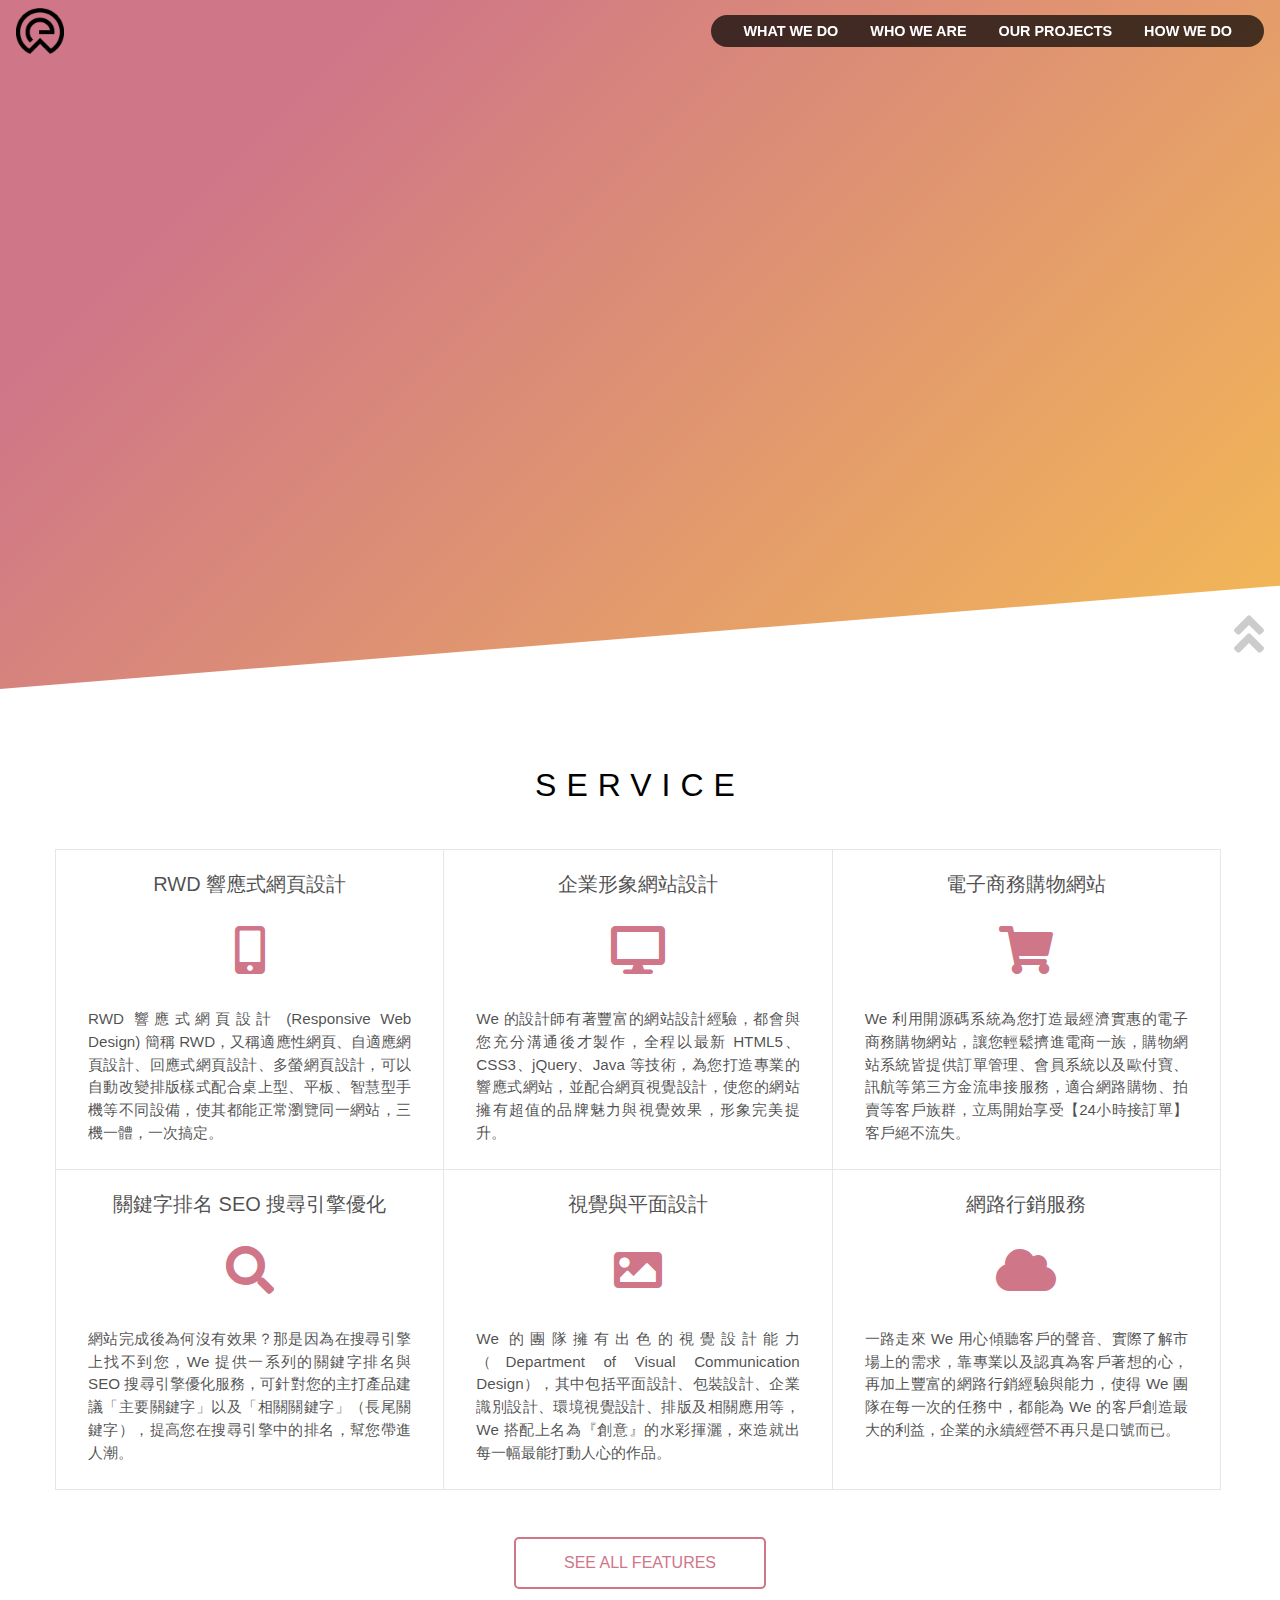
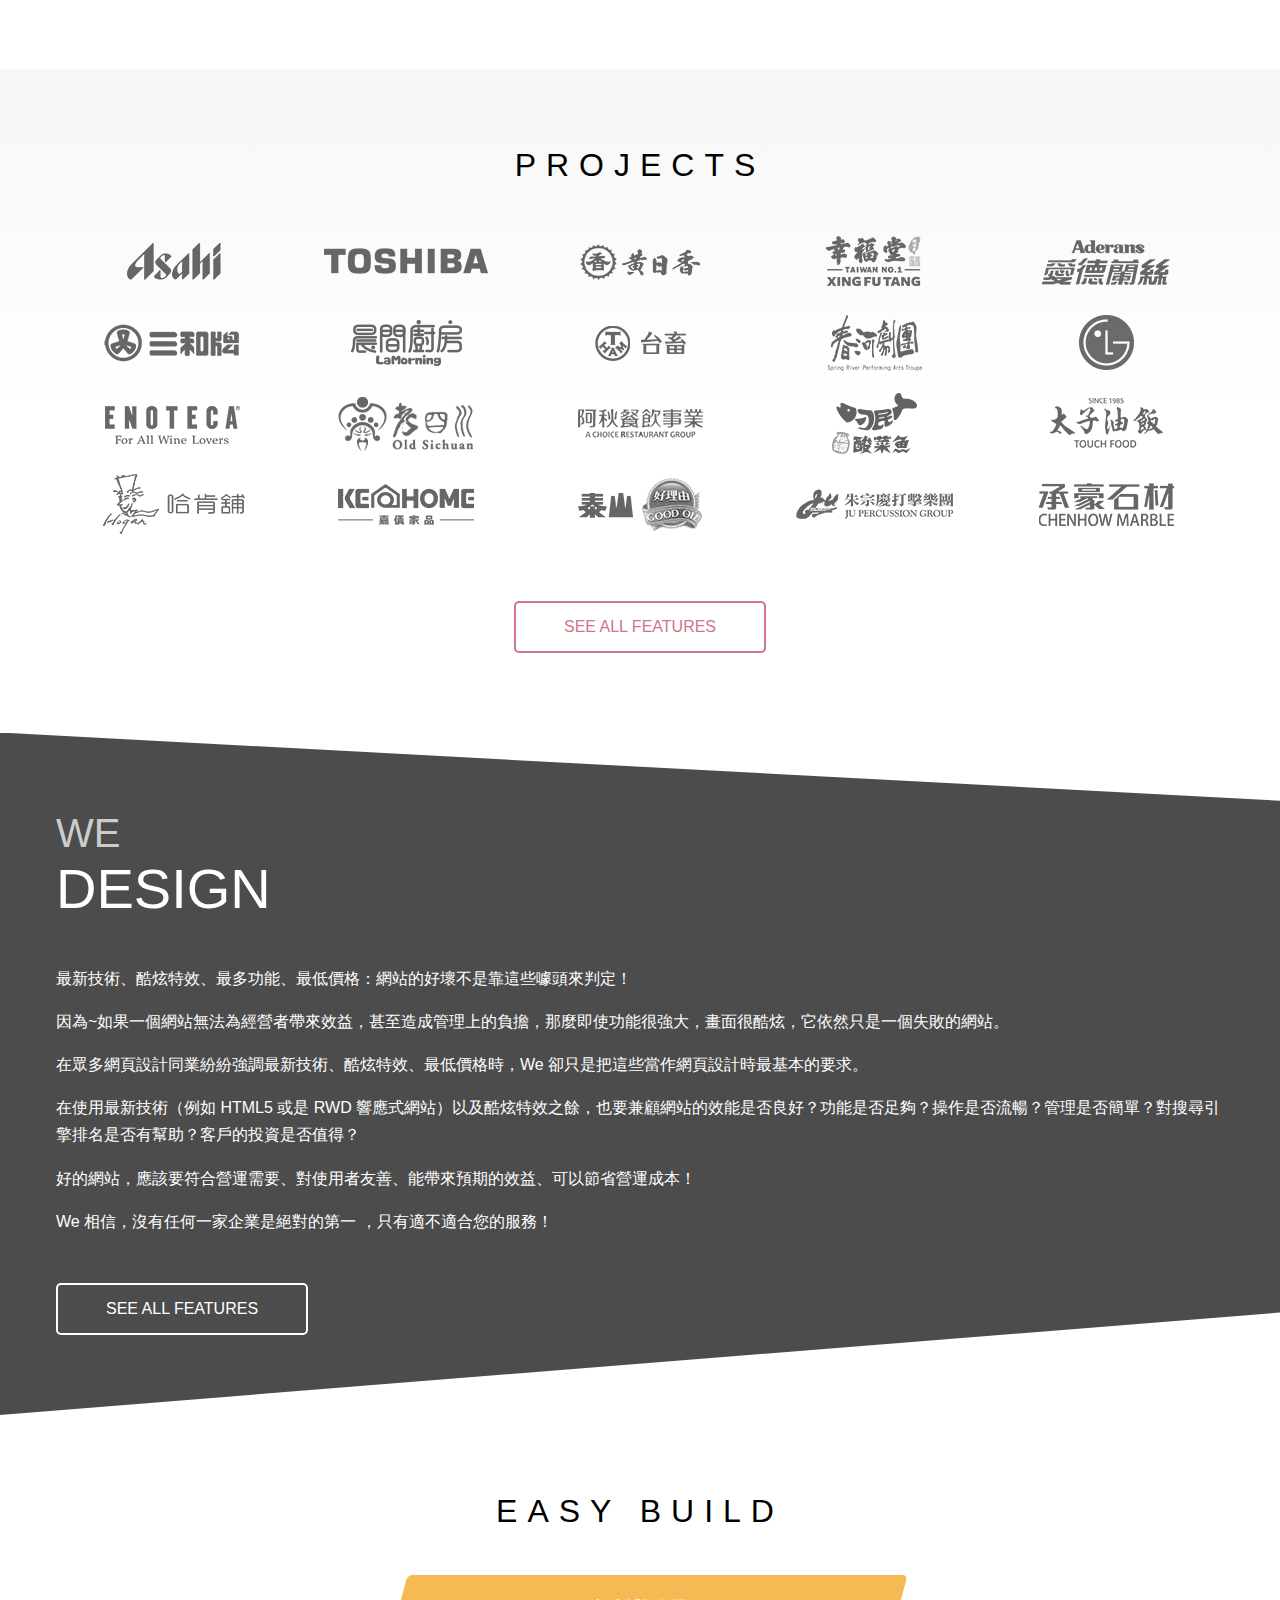
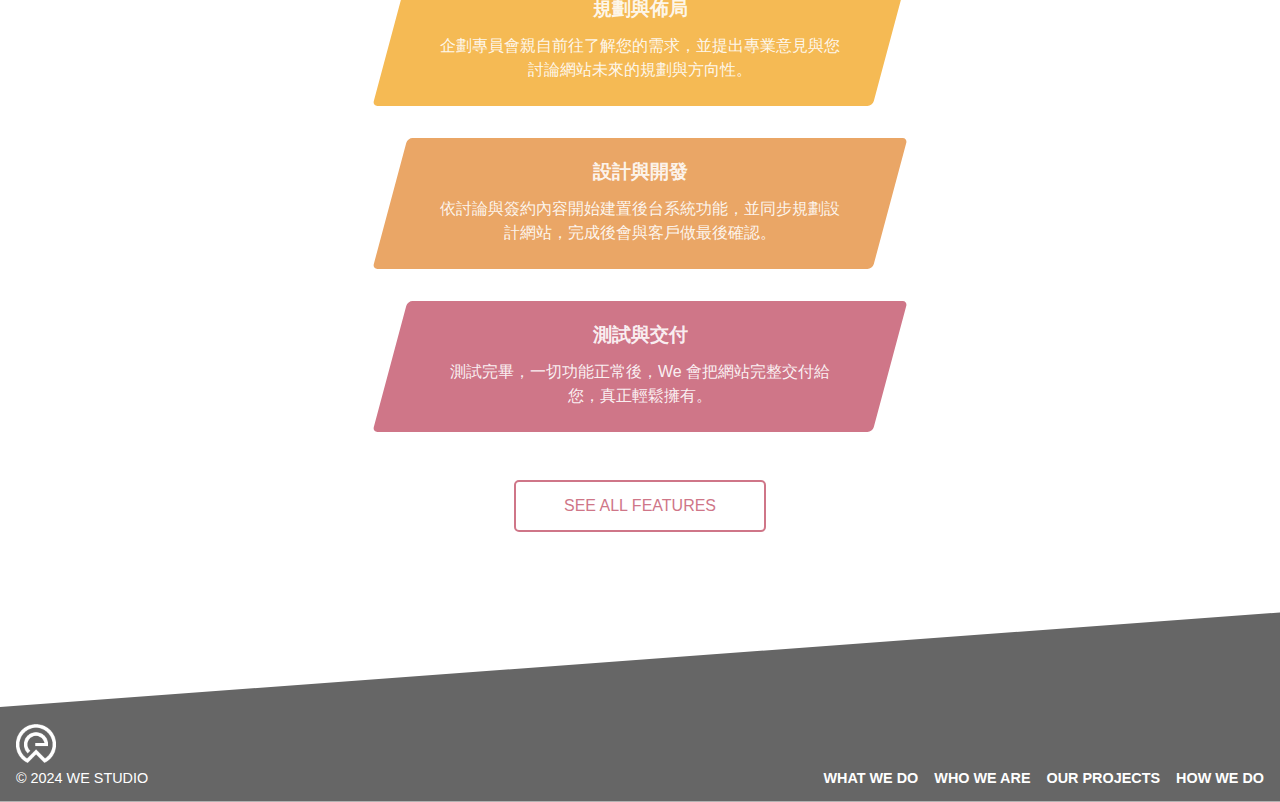
<file: index.html>
<!DOCTYPE html>
<html lang="zh-Hant-TW">

<head>
    <meta charset="UTF-8">
    <meta name="viewport" content="width=device-width, initial-scale=1.0">
    <meta property="og:url" content="https://awayh.github.io/we/">
    <meta property="og:type" content="website">
    <meta property="og:title" content="We Studio">
    <meta property="og:description" content="用好的設計，為您帶來超凡行銷力。只要做一個網站，可支援多種瀏覽裝置，網頁會根據上網裝置大小不同，自動變換排版方式。">
    <meta property="og:image" content="https://awayh.github.io/we/images/og-index.png">
    <meta property="og:locale" content="zh_TW">
    <meta name="keywords" content="響應式網頁設計, 企業形象網站設計, 電子商務購物網站, SEO 搜尋引擎優化, 視覺與平面設計, 網路行銷服務">
    <meta name="description" content="用好的設計，為您帶來超凡行銷力。只要做一個網站，可支援多種瀏覽裝置，網頁會根據上網裝置大小不同，自動變換排版方式。">
    <title>We Studio</title>
    <link rel="stylesheet" href="./style/reset.css">
    <link rel="stylesheet" href="./style/all.css">
    <link rel="stylesheet" href="./style/index.css">
    <link rel="stylesheet" href="https://cdnjs.cloudflare.com/ajax/libs/font-awesome/5.15.4/css/all.min.css" integrity="sha512-1ycn6IcaQQ40/MKBW2W4Rhis/DbILU74C1vSrLJxCq57o941Ym01SwNsOMqvEBFlcgUa6xLiPY/NS5R+E6ztJQ==" crossorigin="anonymous" referrerpolicy="no-referrer" />
    <link rel="shortcut icon" href="./images/logo-header.png" type="image/x-icon">
</head>

<body>
    <header class="header">
        <div class="header-head">
            <a href="./">
                <img class="header-img header-img-logo" src="./images/logo-header.png" alt="We Studio" width="60" height="58">
            </a>
        </div>
        <div id="HeaderBody" class="header-body">
            <nav class="header-nav">
                <ul class="header-ul">
                    <li class="header-li">
                        <a href="./service.html" class="header-link">what we do</a>
                    </li>
                    <li class="header-li">
                        <a href="./about.html" class="header-link">who we are</a>
                    </li>
                    <li class="header-li">
                        <a href="./works.html" class="header-link">our projects</a>
                    </li>
                    <li class="header-li">
                        <a href="./process.html" class="header-link">how we do</a>
                    </li>
                </ul>
                <button id="HeaderBtnTimes" class="header-btn header-btn-times" type="button">
                    <i class="fas fa-times"></i>
                </button>
            </nav>
        </div>
        <div class="header-foot">
            <button id="HeaderBtnBars" type="button" class="header-btn header-btn-bars">
                <i class="fas fa-bars"></i>
            </button>
        </div>
    </header>

    <section class="banner banner-index">
        <div class="banner-container container mx-auto">
            <div class="banner-head">
                <h1 class="banner-title ani-fadeIn-leftToRight ani-delay-4">
                    RWD 響應式網頁設計專門家
                    <small class="banner-small">web design specialist</small>
                </h1>
                <h2 class="banner-subTitle ani-fadeIn-leftToRight ani-delay-5">用好的設計 <br>為您帶來超凡行銷力
                </h2>
                <ul class="banner-ul banner-ul-order1 ani-fadeIn-leftToRight ani-delay-3">
                    <li class="banner-li">web</li>
                    <li class="banner-li">mobile</li>
                    <li class="banner-li">seo</li>
                </ul>
                <p class="banner-desc ani-fadeIn-leftToRight ani-delay-6">
                    只要做一個網站，可支援多種瀏覽裝置，<br>網頁會根據上網裝置大小不同，自動變換排版方式。
                </p>
                <div class="banner-btns ani-fadeIn-leftToRight ani-delay-7">
                    <a class="banner-btn" href="./works.html">see all features</a>
                </div>
            </div>
            <div class="banner-body">
                <img class="banner-img banner-img-mobile ani-move-downToUp ani-delay-2" src="./images/banner-mobile.png" width="260" height="364" alt="Mobile">
                <img class="banner-img banner-img-desktop ani-move-downToUp" src="./images/banner-desktop.png" width="466" height="641" alt="Desktop">
                <img class="banner-img banner-img-pad ani-move-downToUp ani-delay-1" src="./images/banner-pad.png" width="357" height="545" alt="Pad">
            </div>
        </div>
    </section>

    <section class="base base-service">
        <div class="base-container container mx-auto">
            <header class="base-head">
                <h3 class="base-title">service</h3>
            </header>
            <div class="base-body">
                <div class="service">

                    <div class="service-items">
                        <div class="service-item">
                            <h2 class="service-title">RWD 響應式網頁設計</h2>
                            <div class="service-icons">
                                <i class="fas fa-mobile-alt"></i>
                            </div>
                            <p class="service-desc">RWD 響應式網頁設計 (Responsive Web Design) 簡稱 RWD，又稱適應性網頁、自適應網頁設計、回應式網頁設計、多螢網頁設計，可以自動改變排版樣式配合桌上型、平板、智慧型手機等不同設備，使其都能正常瀏覽同一網站，三機一體，一次搞定。</p>
                        </div>
                        <div class="service-item">
                            <h2 class="service-title">企業形象網站設計</h2>
                            <div class="service-icons">
                                <i class="fas fa-desktop"></i>
                            </div>
                            <p class="service-desc">We 的設計師有著豐富的網站設計經驗，都會與您充分溝通後才製作，全程以最新 HTML5、CSS3、jQuery、Java 等技術，為您打造專業的響應式網站，並配合網頁視覺設計，使您的網站擁有超值的品牌魅力與視覺效果，形象完美提升。</p>
                        </div>
                        <div class="service-item">
                            <h2 class="service-title">電子商務購物網站</h2>
                            <div class="service-icons">
                                <i class="fas fa-shopping-cart"></i>
                            </div>
                            <p class="service-desc">We 利用開源碼系統為您打造最經濟實惠的電子商務購物網站，讓您輕鬆擠進電商一族，購物網站系統皆提供訂單管理、會員系統以及歐付寶、訊航等第三方金流串接服務，適合網路購物、拍賣等客戶族群，立馬開始享受【24小時接訂單】客戶絕不流失。</p>
                        </div>
                        <div class="service-item">
                            <h2 class="service-title">關鍵字排名 SEO 搜尋引擎優化</h2>
                            <div class="service-icons">
                                <i class="fas fa-search"></i>
                            </div>
                            <p class="service-desc">網站完成後為何沒有效果？那是因為在搜尋引擎上找不到您，We 提供一系列的關鍵字排名與 SEO 搜尋引擎優化服務，可針對您的主打產品建議「主要關鍵字」以及「相關關鍵字」（長尾關鍵字），提高您在搜尋引擎中的排名，幫您帶進人潮。</p>
                        </div>
                        <div class="service-item">
                            <h2 class="service-title">視覺與平面設計</h2>
                            <div class="service-icons">
                                <i class="fas fa-image"></i>
                            </div>
                            <p class="service-desc">We 的團隊擁有出色的視覺設計能力（Department of Visual Communication Design），其中包括平面設計、包裝設計、企業識別設計、環境視覺設計、排版及相關應用等，We 搭配上名為『創意』的水彩揮灑，來造就出每一幅最能打動人心的作品。</p>
                        </div>
                        <div class="service-item">
                            <h2 class="service-title">網路行銷服務</h2>
                            <div class="service-icons">
                                <i class="fas fa-cloud"></i>
                            </div>
                            <p class="service-desc">一路走來 We 用心傾聽客戶的聲音、實際了解市場上的需求，靠專業以及認真為客戶著想的心，再加上豐富的網路行銷經驗與能力，使得 We 團隊在每一次的任務中，都能為 We 的客戶創造最大的利益，企業的永續經營不再只是口號而已。</p>
                        </div>
                    </div>

                </div>
            </div>
            <footer class="base-foot">
                <div class="base-btns">
                    <a class="base-btn" href="./service.html">see all features</a>
                </div>
            </footer>
        </div>
    </section>

    <section class="base base-project">
        <div class="base-container container mx-auto">
            <header class="base-head">
                <h3 class="base-title">projects</h3>
            </header>
            <div class="base-body">
                <div class="project">
                    <div class="project-items">
                        <div class="project-item">
                            <img src="./images/project1.webp" alt="" width="180" height="65" class="project-img">
                        </div>
                        <div class="project-item">
                            <img src="./images/project2.webp" alt="" width="180" height="65" class="project-img">
                        </div>
                        <div class="project-item">
                            <img src="./images/project3.webp" alt="" width="180" height="65" class="project-img">
                        </div>
                        <div class="project-item">
                            <img src="./images/project4.webp" alt="" width="180" height="65" class="project-img">
                        </div>
                        <div class="project-item">
                            <img src="./images/project5.webp" alt="" width="180" height="65" class="project-img">
                        </div>
                        <div class="project-item">
                            <img src="./images/project6.webp" alt="" width="180" height="65" class="project-img">
                        </div>
                        <div class="project-item">
                            <img src="./images/project7.webp" alt="" width="180" height="65" class="project-img">
                        </div>
                        <div class="project-item">
                            <img src="./images/project8.webp" alt="" width="180" height="65" class="project-img">
                        </div>
                        <div class="project-item">
                            <img src="./images/project9.webp" alt="" width="180" height="65" class="project-img">
                        </div>
                        <div class="project-item">
                            <img src="./images/project10.webp" alt="" width="180" height="65" class="project-img">
                        </div>
                        <div class="project-item">
                            <img src="./images/project11.webp" alt="" width="180" height="65" class="project-img">
                        </div>
                        <div class="project-item">
                            <img src="./images/project12.webp" alt="" width="180" height="65" class="project-img">
                        </div>
                        <div class="project-item">
                            <img src="./images/project13.webp" alt="" width="180" height="65" class="project-img">
                        </div>
                        <div class="project-item">
                            <img src="./images/project14.webp" alt="" width="180" height="65" class="project-img">
                        </div>
                        <div class="project-item">
                            <img src="./images/project15.webp" alt="" width="180" height="65" class="project-img">
                        </div>
                        <div class="project-item">
                            <img src="./images/project16.webp" alt="" width="180" height="65" class="project-img">
                        </div>
                        <div class="project-item">
                            <img src="./images/project17.webp" alt="" width="180" height="65" class="project-img">
                        </div>
                        <div class="project-item">
                            <img src="./images/project18.webp" alt="" width="180" height="65" class="project-img">
                        </div>
                        <div class="project-item">
                            <img src="./images/project19.webp" alt="" width="180" height="65" class="project-img">
                        </div>
                        <div class="project-item">
                            <img src="./images/project20.webp" alt="" width="180" height="65" class="project-img">
                        </div>
                    </div>
                </div>
            </div>
            <footer class="base-foot">
                <div class="base-btns">
                    <a class="base-btn" href="./works.html">see all features</a>
                </div>
            </footer>
        </div>
    </section>

    <section class="base base-intro">
        <div class="base-container container mx-auto">
            <header class="base-head">
                <h2 class="base-title">
                    <small class="base-title-small">we</small>
                    <span class="base-title-primary">design</span>
                </h2>
            </header>
            <div class="base-body">
                <div class="intro">
                    <p class="intro-desc">最新技術、酷炫特效、最多功能、最低價格：網站的好壞不是靠這些噱頭來判定！</p>
                    <p class="intro-desc">因為~如果一個網站無法為經營者帶來效益，甚至造成管理上的負擔，那麼即使功能很強大，畫面很酷炫，它依然只是一個失敗的網站。</p>
                    <p class="intro-desc">在眾多網頁設計同業紛紛強調最新技術、酷炫特效、最低價格時，We 卻只是把這些當作網頁設計時最基本的要求。</p>
                    <p class="intro-desc">在使用最新技術（例如 HTML5 或是 RWD 響應式網站）以及酷炫特效之餘，也要兼顧網站的效能是否良好？功能是否足夠？操作是否流暢？管理是否簡單？對搜尋引擎排名是否有幫助？客戶的投資是否值得？</p>
                    <p class="intro-desc">好的網站，應該要符合營運需要、對使用者友善、能帶來預期的效益、可以節省營運成本！</p>
                    <p class="intro-desc">We 相信，沒有任何一家企業是絕對的第一 ，只有適不適合您的服務！</p>
                </div>
            </div>
            <footer class="base-foot">
                <div class="base-btns">
                    <a class="base-btn" href="./about.html">see all features</a>
                </div>
            </footer>
        </div>
    </section>

    <section class="base base-build">
        <div class="base-container container mx-auto">
            <header class="base-head">
                <h3 class="base-title">easy build</h3>
            </header>
            <div class="base-body">
                <div class="build">
                    <ol class="build-ol">
                        <li class="build-li build-li-1">
                            <div class="build-content">
                                <h4 class="build-title">規劃與佈局</h4>
                                <p class="build-desc">企劃專員會親自前往了解您的需求，並提出專業意見與您討論網站未來的規劃與方向性。</p>
                            </div>
                        </li>
                        <li class="build-li build-li-2">
                            <div class="build-content">
                                <h4 class="build-title">設計與開發</h4>
                                <p class="build-desc">依討論與簽約內容開始建置後台系統功能，並同步規劃設計網站，完成後會與客戶做最後確認。</p>
                            </div>
                        </li>
                        <li class="build-li build-li-3">
                            <div class="build-content">
                                <h4 class="build-title">測試與交付</h4>
                                <p class="build-desc">測試完畢，一切功能正常後，We 會把網站完整交付給您，真正輕鬆擁有。</p>
                            </div>
                        </li>
                    </ol>
                </div>
            </div>
            <footer class="base-foot">
                <div class="base-btns">
                    <a class="base-btn" href="./process.html">see all features</a>
                </div>
            </footer>
        </div>

    </section>

    <footer class="footer">
        <div class="footer-head">
            <img class="footer-img footer-img-logo" src="./images/logo-footer.png" alt="We studio" width="60" height="58">
            <!-- 字符 -->
            <p class="footer-desc">&copy; 2024 we studio</p>
        </div>
        <div class="footer-body">
            <ul class="footer-ul">
                <li class="footer-li">
                    <a href="./service.html" class="footer-link">what we do</a>
                </li>
                <li class="footer-li">
                    <a href="./about.html" class="footer-link">who we are</a>
                </li>
                <li class="footer-li">
                    <a href="./works.html" class="footer-link">our projects</a>
                </li>
                <li class="footer-li">
                    <a href="./process.html" class="footer-link">how we do</a>
                </li>
            </ul>
        </div>
    </footer>

    <aside class="aside">
        <div class="aside-head">
            <a class="aside-link aside-link-top" href="#">
                <i class="fas fa-angle-double-up"></i>
            </a>
        </div>
    </aside>

    <script src="https://ajax.googleapis.com/ajax/libs/jquery/3.7.1/jquery.min.js"></script>
    <script src="./js/all.js"></script>
</body>

</html>
</file>
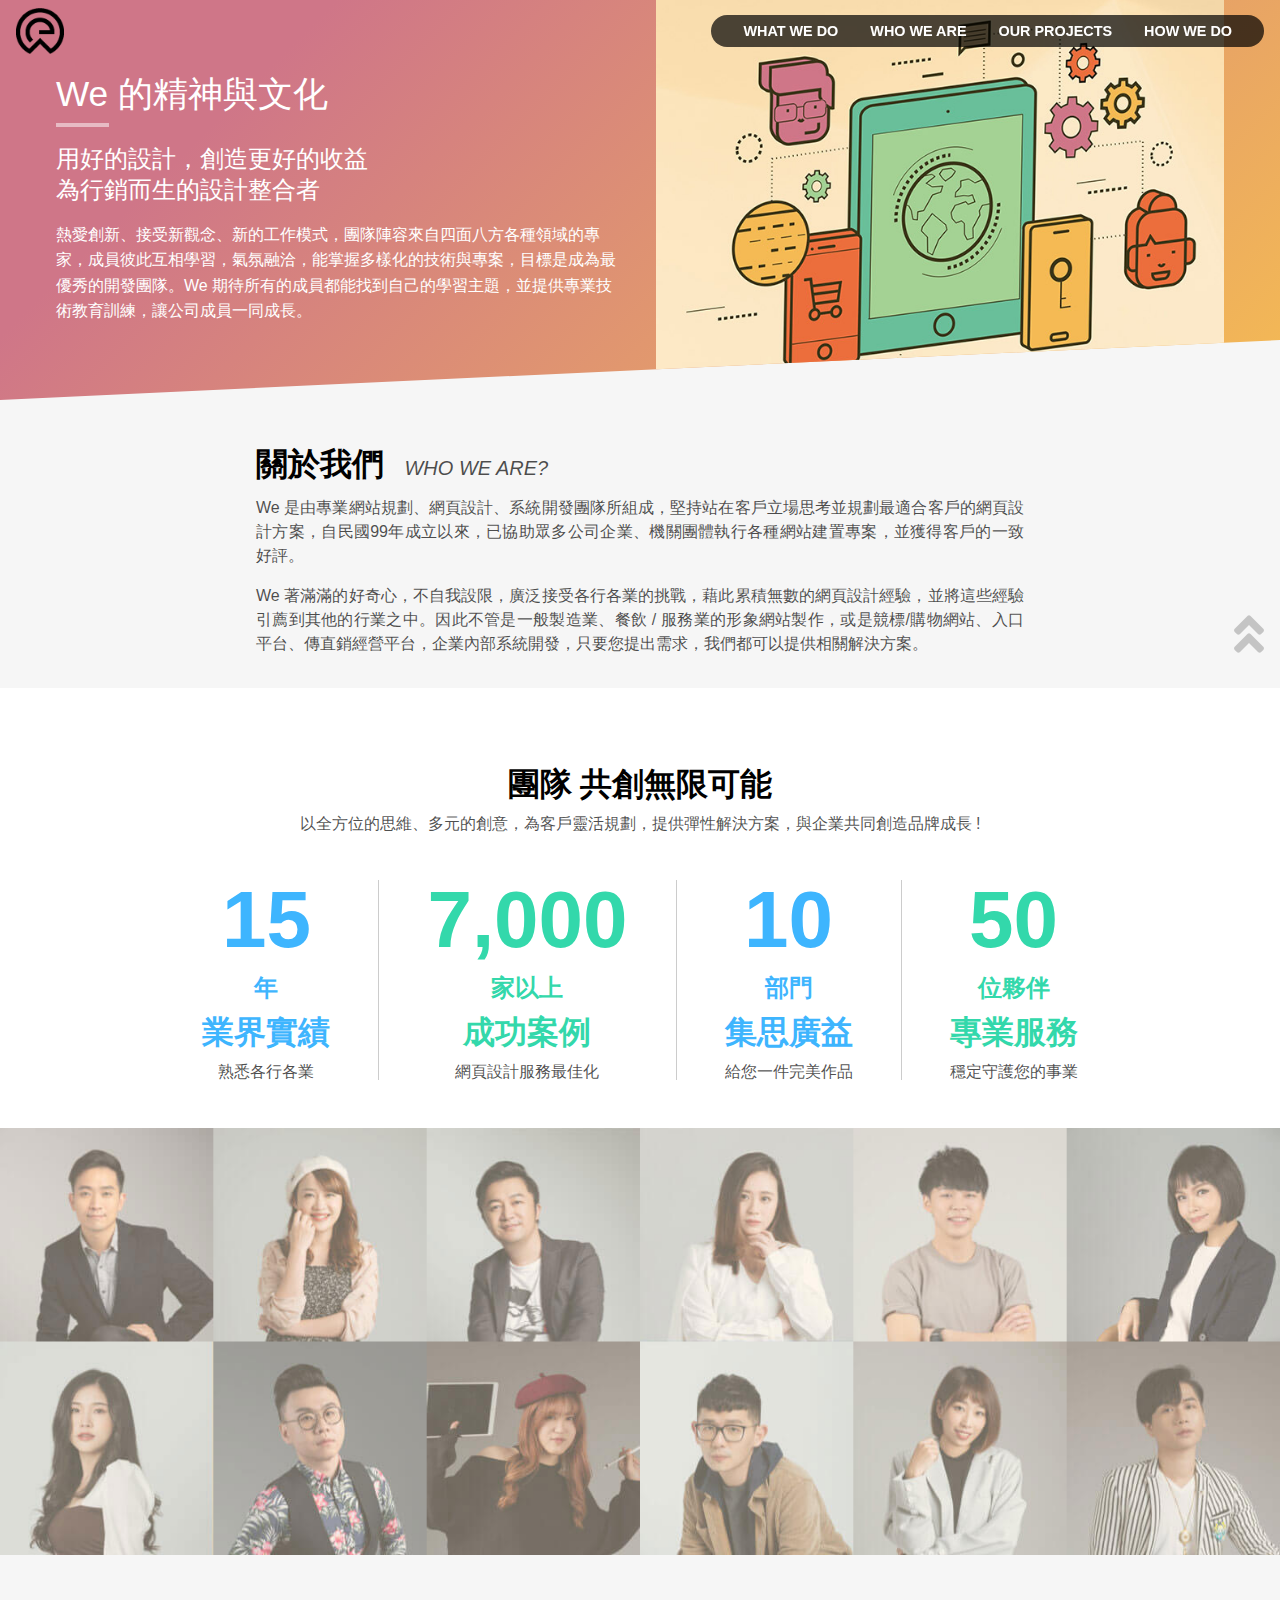
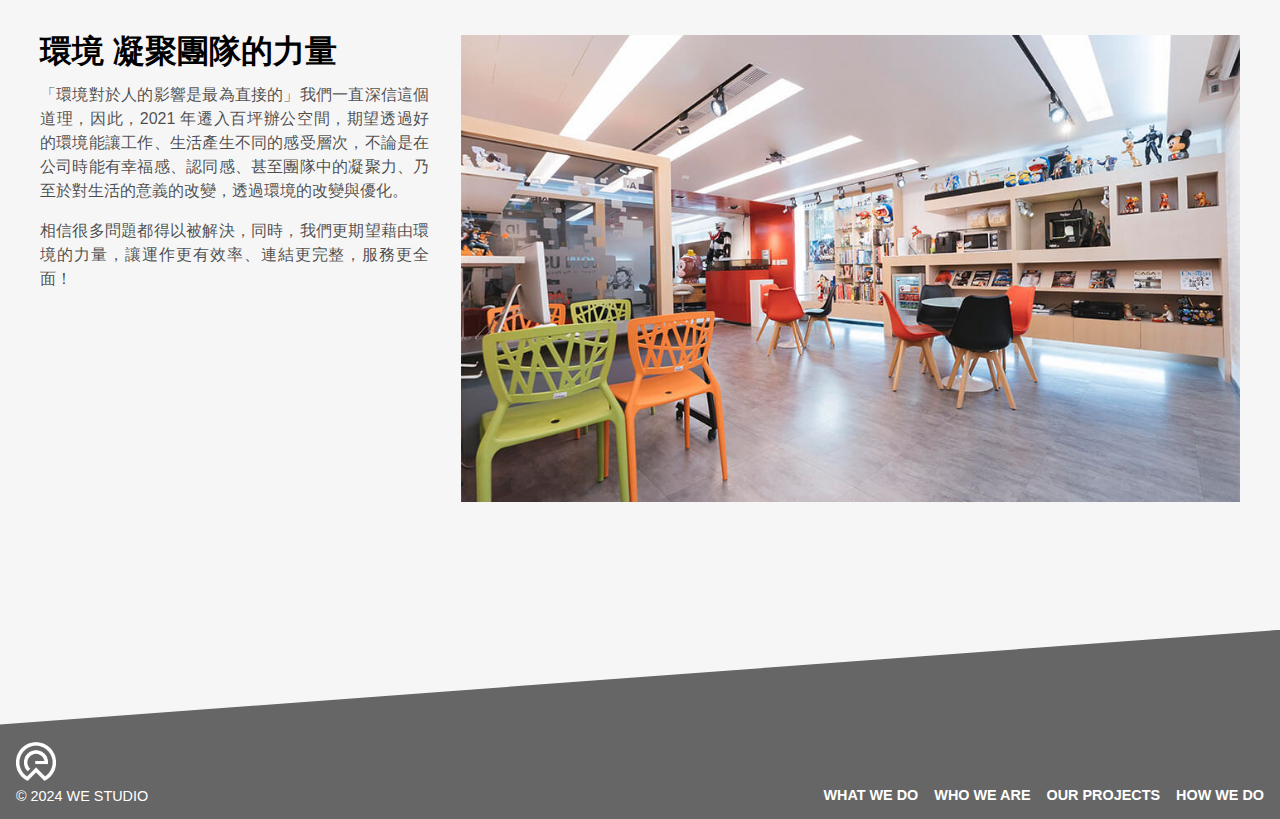
<file: about.html>
<!DOCTYPE html>
<html lang="zh-Hant-TW">

<head>
    <meta charset="UTF-8">
    <meta name="viewport" content="width=device-width, initial-scale=1.0">
    <meta property="og:url" content="https://awayh.github.io/we/about.html">
    <meta property="og:type" content="website">
    <meta property="og:title" content="關於我們 - We studio">
    <meta property="og:description" content="熱愛創新、接受新觀念、新的工作模式，團隊陣容來自四面八方各種領域的專家，成員彼此互相學習，氣氛融洽，能掌握多樣化的技術與專案，目標是成為最優秀的開發團隊。We 期待所有的成員都能找到自己的學習主題，並提供專業技術教育訓練，讓公司成員一同成長。">
    <meta property="og:image" content="https://awayh.github.io/we/images/og-about.png">
    <meta property="og:locale" content="zh_TW">
    <meta name="keywords" content="網頁設計, 網站設計, 網頁收益, 網頁創新">
    <meta name="description" content="熱愛創新、接受新觀念、新的工作模式，團隊陣容來自四面八方各種領域的專家，成員彼此互相學習，氣氛融洽，能掌握多樣化的技術與專案，目標是成為最優秀的開發團隊。We 期待所有的成員都能找到自己的學習主題，並提供專業技術教育訓練，讓公司成員一同成長。">
    <title>關於我們 - We studio</title>
    <link rel="stylesheet" href="./style/reset.css">
    <link rel="stylesheet" href="./style/all.css">
    <link rel="stylesheet" href="./style/master.css">
    <link rel="stylesheet" href="./style/about.css">
    <link rel="stylesheet" href="https://cdnjs.cloudflare.com/ajax/libs/font-awesome/5.15.4/css/all.min.css" integrity="sha512-1ycn6IcaQQ40/MKBW2W4Rhis/DbILU74C1vSrLJxCq57o941Ym01SwNsOMqvEBFlcgUa6xLiPY/NS5R+E6ztJQ==" crossorigin="anonymous" referrerpolicy="no-referrer" />
    <link rel="shortcut icon" href="./images/logo-header.png" type="image/x-icon">
</head>

<body>
    <header class="header">
        <div class="header-head">
            <a href="./">
                <img class="header-img header-img-logo" src="./images/logo-header.png" alt="We Studio" width="60" height="58">
            </a>
        </div>
        <div id="HeaderBody" class="header-body">
            <nav class="header-nav">
                <ul class="header-ul">
                    <li class="header-li">
                        <a href="./service.html" class="header-link">what we do</a>
                    </li>
                    <li class="header-li">
                        <a href="./about.html" class="header-link">who we are</a>
                    </li>
                    <li class="header-li">
                        <a href="./works.html" class="header-link">our projects</a>
                    </li>
                    <li class="header-li">
                        <a href="./process.html" class="header-link">how we do</a>
                    </li>
                </ul>
                <button id="HeaderBtnTimes" class="header-btn header-btn-times" type="button">
                    <i class="fas fa-times"></i>
                </button>
            </nav>
        </div>
        <div class="header-foot">
            <button id="HeaderBtnBars" type="button" class="header-btn header-btn-bars">
                <i class="fas fa-bars"></i>
            </button>
        </div>
    </header>

    <section class="banner banner-about">
        <div class="banner-container container mx-auto">
            <div class="banner-head">
                <h1 class="banner-title banner-title-line">We 的精神與文化</h1>
                <p class="banner-desc banner-desc-lg">用好的設計，創造更好的收益 <br>為行銷而生的設計整合者</p>
                <p class="banner-desc">熱愛創新、接受新觀念、新的工作模式，團隊陣容來自四面八方各種領域的專家，成員彼此互相學習，氣氛融洽，能掌握多樣化的技術與專案，目標是成為最優秀的開發團隊。We 期待所有的成員都能找到自己的學習主題，並提供專業技術教育訓練，讓公司成員一同成長。</p>
            </div>
            <div class="banner-body">
                <img class="banner-img banner-img-fit" src="./images/banner-about.jpg" width="700" height="926" alt="關於我們">
            </div>
        </div>
    </section>

    <main class="main">
        <header class="main-head container-md mx-auto">
            <h2 class="main-title">
                <span class="main-cht">關於我們</span>
                <small class="main-small">who we are?</small>
            </h2>
            <p class="main-desc">We 是由專業網站規劃、網頁設計、系統開發團隊所組成，堅持站在客戶立場思考並規劃最適合客戶的網頁設計方案，自民國99年成立以來，已協助眾多公司企業、機關團體執行各種網站建置專案，並獲得客戶的一致好評。</p>
            <p class="main-desc">We 著滿滿的好奇心，不自我設限，廣泛接受各行各業的挑戰，藉此累積無數的網頁設計經驗，並將這些經驗引薦到其他的行業之中。因此不管是一般製造業、餐飲 / 服務業的形象網站製作，或是競標/購物網站、入口平台、傳直銷經營平台，企業內部系統開發，只要您提出需求，我們都可以提供相關解決方案。</p>
        </header>
        <div class="main-body">
            <section class="state">
                <header class="state-head">
                    <h4 class="state-title">團隊 共創無限可能</h4>
                    <p class="state-desc">以全方位的思維、多元的創意，為客戶靈活規劃，提供彈性解決方案，與企業共同創造品牌成長 !</p>
                </header>
                <div class="state-body">
                    <ul class="state-ul">
                        <li class="state-li">
                            <span class="state-number">15</span>
                            <span class="state-unit">年</span>
                            <strong class="state-term">業界實績</strong>
                            <span class="state-tips">熟悉各行各業</span>
                        </li>
                        <li class="state-li">
                            <span class="state-number">7,000</span>
                            <span class="state-unit">家以上</span>
                            <strong class="state-term">成功案例</strong>
                            <span class="state-tips">網頁設計服務最佳化</span>
                        </li>
                        <li class="state-li">
                            <span class="state-number">10</span>
                            <span class="state-unit">部門</span>
                            <strong class="state-term">集思廣益</strong>
                            <span class="state-tips">給您一件完美作品</span>
                        </li>
                        <li class="state-li">
                            <span class="state-number">50</span>
                            <span class="state-unit">位夥伴</span>
                            <strong class="state-term">專業服務</strong>
                            <span class="state-tips">穩定守護您的事業</span>
                        </li>
                    </ul>
                </div>
                <footer class="state-foot">
                    <picture>
                        <source media="(min-width: 481px)" srcset="./images/masters.jpg">
                        <source media="(max-width: 480px)" srcset="./images/masters2.jpg">
                        <img class="state-img" src="./images/masters.jpg" width="1440" height="480" alt="">
                    </picture>
                </footer>
            </section>
            <div class="env container mx-auto">
                <div class="env-head">
                    <h4 class="env-title">環境 凝聚團隊的力量</h4>
                    <p class="env-desc">「環境對於人的影響是最為直接的」我們一直深信這個道理，因此，2021 年遷入百坪辦公空間，期望透過好的環境能讓工作、生活產生不同的感受層次，不論是在公司時能有幸福感、認同感、甚至團隊中的凝聚力、乃至於對生活的意義的改變，透過環境的改變與優化。</p>
                    <p class="env-desc">相信很多問題都得以被解決，同時，我們更期望藉由環境的力量，讓運作更有效率、連結更完整，服務更全面！</p>
                </div>
                <div class="env-body">
                    <img class="env-img" src="./images/env.jpg" width="940" height="564" alt="工作環境">
                </div>
            </div>
        </div>
    </main>

    <footer class="footer">
        <div class="footer-head">
            <img class="footer-img footer-img-logo" src="./images/logo-footer.png" alt="We studio" width="60" height="58">
            <!-- 字符 -->
            <p class="footer-desc">&copy; 2024 we studio</p>
        </div>
        <div class="footer-body">
            <ul class="footer-ul">
                <li class="footer-li">
                    <a href="./service.html" class="footer-link">what we do</a>
                </li>
                <li class="footer-li">
                    <a href="./about.html" class="footer-link">who we are</a>
                </li>
                <li class="footer-li">
                    <a href="./works.html" class="footer-link">our projects</a>
                </li>
                <li class="footer-li">
                    <a href="./process.html" class="footer-link">how we do</a>
                </li>
            </ul>
        </div>
    </footer>

    <aside class="aside">
        <div class="aside-head">
            <a class="aside-link aside-link-top" href="#">
                <i class="fas fa-angle-double-up"></i>
            </a>
        </div>
    </aside>
    <script src="https://ajax.googleapis.com/ajax/libs/jquery/3.7.1/jquery.min.js"></script>
    <script src="./js/all.js"></script>

</body>

</html>
</file>
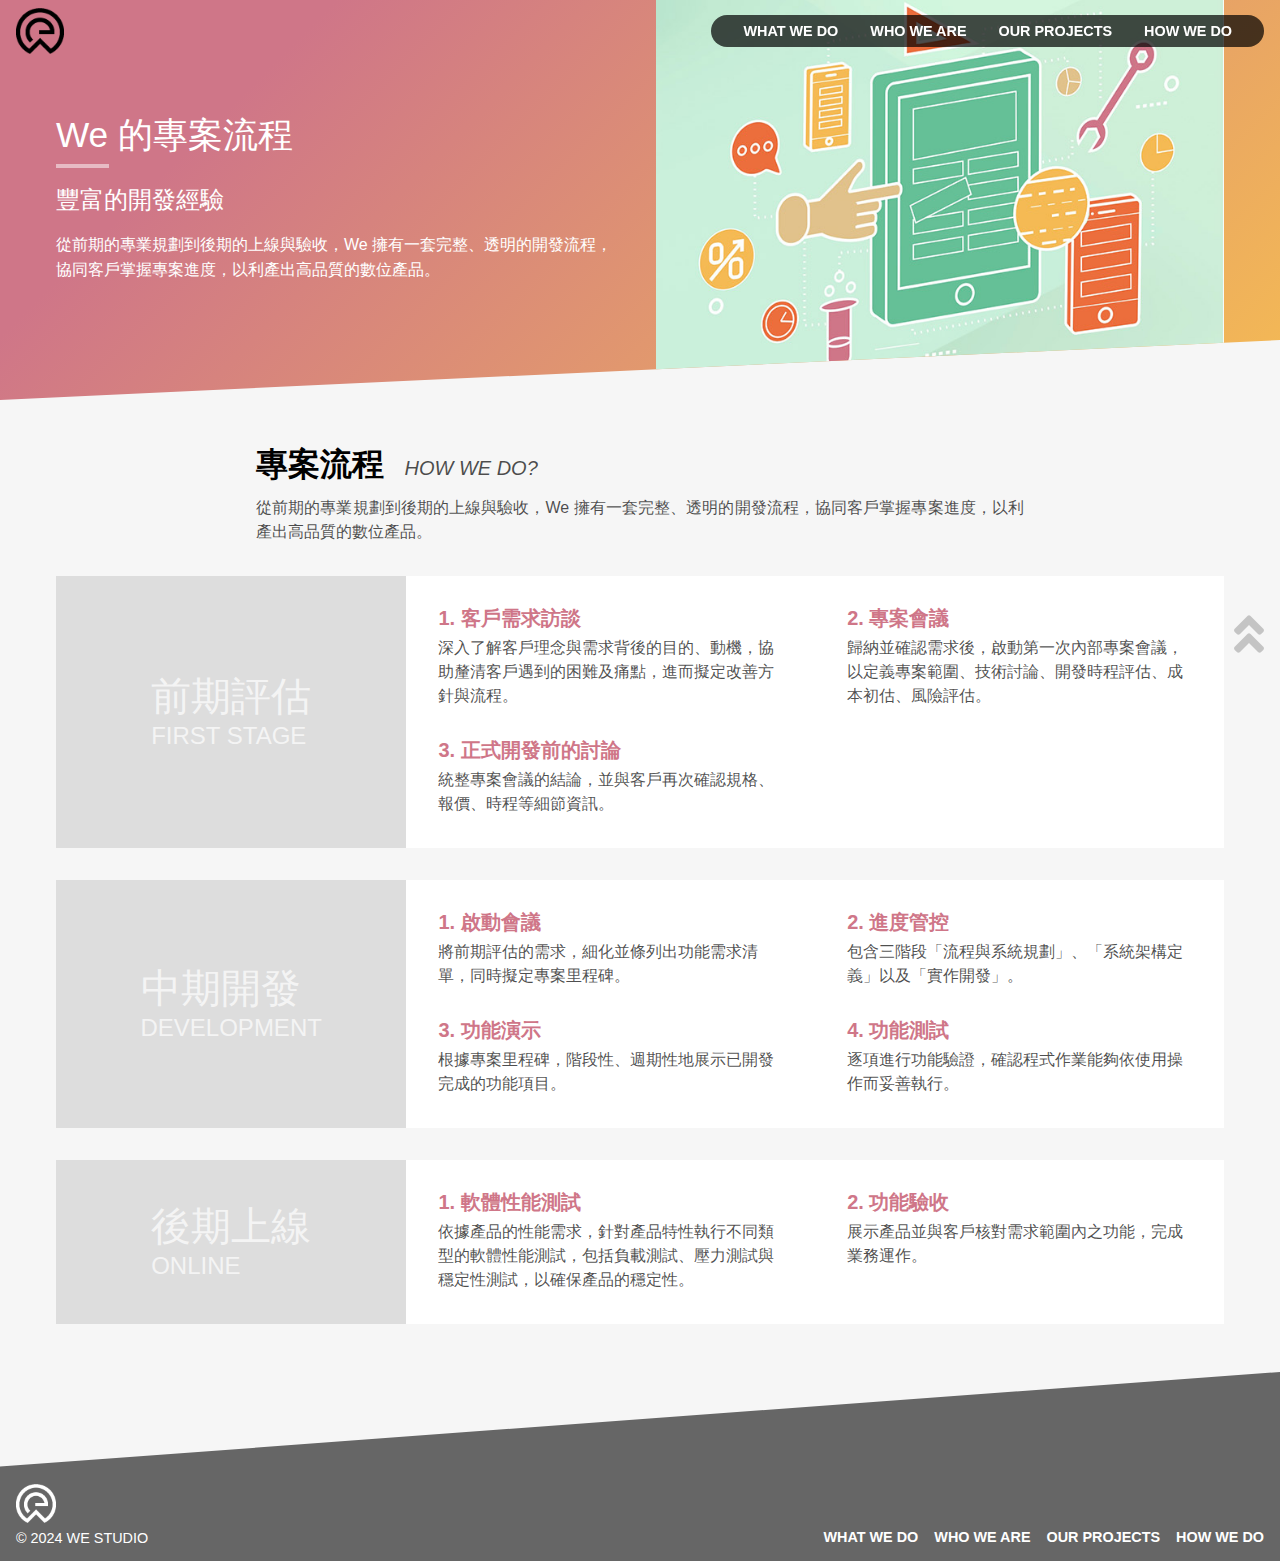
<file: process.html>
<!DOCTYPE html>
<html lang="zh-Hant-TW">

<head>
    <meta charset="UTF-8">
    <meta name="viewport" content="width=device-width, initial-scale=1.0">
    <meta property="og:url" content="https://awayh.github.io/we/process.html">
    <meta property="og:type" content="website">
    <meta property="og:title" content="專案流程 - We studio">
    <meta property="og:description" content="從前期的專業規劃到後期的上線與驗收，We 擁有一套完整、透明的開發流程，協同客戶掌握專案進度，以利產出高品質的數位產品。">
    <meta property="og:image" content="https://awayh.github.io/we/images/og-process.png">
    <meta property="og:locale" content="zh_TW">
    <meta name="keywords" content="網站評估, 網站開發, 網站上線, 訪談, 網站測試, 網站驗收">
    <meta name="description" content="從前期的專業規劃到後期的上線與驗收，We 擁有一套完整、透明的開發流程，協同客戶掌握專案進度，以利產出高品質的數位產品。">
    <title>專案流程 - We studio</title>
    <link rel="stylesheet" href="./style/reset.css">
    <link rel="stylesheet" href="./style/all.css">
    <link rel="stylesheet" href="./style/master.css">
    <link rel="stylesheet" href="./style/process.css">
    <link rel="stylesheet" href="https://cdnjs.cloudflare.com/ajax/libs/font-awesome/5.15.4/css/all.min.css" integrity="sha512-1ycn6IcaQQ40/MKBW2W4Rhis/DbILU74C1vSrLJxCq57o941Ym01SwNsOMqvEBFlcgUa6xLiPY/NS5R+E6ztJQ==" crossorigin="anonymous" referrerpolicy="no-referrer" />
    <link rel="shortcut icon" href="./images/logo-header.png" type="image/x-icon">
</head>

<body>
    <header class="header">
        <div class="header-head">
            <a href="./">
                <img class="header-img header-img-logo" src="./images/logo-header.png" alt="We Studio" width="60" height="58">
            </a>
        </div>
        <div id="HeaderBody" class="header-body">
            <nav class="header-nav">
                <ul class="header-ul">
                    <li class="header-li">
                        <a href="./service.html" class="header-link">what we do</a>
                    </li>
                    <li class="header-li">
                        <a href="./about.html" class="header-link">who we are</a>
                    </li>
                    <li class="header-li">
                        <a href="./works.html" class="header-link">our projects</a>
                    </li>
                    <li class="header-li">
                        <a href="./process.html" class="header-link">how we do</a>
                    </li>
                </ul>
                <button id="HeaderBtnTimes" class="header-btn header-btn-times" type="button">
                    <i class="fas fa-times"></i>
                </button>
            </nav>
        </div>
        <div class="header-foot">
            <button id="HeaderBtnBars" type="button" class="header-btn header-btn-bars">
                <i class="fas fa-bars"></i>
            </button>
        </div>
    </header>

    <section class="banner banner-process">
        <div class="banner-container container mx-auto">
            <div class="banner-head">
                <h1 class="banner-title banner-title-line">We 的專案流程</h1>
                <p class="banner-desc banner-desc-lg">豐富的開發經驗</p>
                <p class="banner-desc">從前期的專業規劃到後期的上線與驗收，We 擁有一套完整、透明的開發流程，協同客戶掌握專案進度，以利產出高品質的數位產品。</p>
            </div>
            <div class="banner-body">
                <img class="banner-img banner-img-fit" src="./images/banner-process.jpg" width="700" height="926" alt="We 的專案流程">
            </div>
        </div>
    </section>

    <main class="main">
        <header class="main-head container-md mx-auto">
            <h2 class="main-title">
                <span class="main-cht">專案流程</span>
                <small class="main-small">how we do?</small>
            </h2>
            <p class="main-desc">從前期的專業規劃到後期的上線與驗收，We 擁有一套完整、透明的開發流程，協同客戶掌握專案進度，以利產出高品質的數位產品。</p>
        </header>
        <div class="main-body container mx-auto">
            <div class="process">
                <section class="process-item">
                    <div class="process-head">
                        <h2 class="process-name">
                            <span class="process-cht">前期評估</span>
                            <small class="process-en">first stage</small>
                        </h2>
                    </div>
                    <div class="process-body">
                        <ol class="process-ol">
                            <li class="process-li">
                                <h3 class="process-title">客戶需求訪談</h3>
                                <p class="process-desc">深入了解客戶理念與需求背後的目的、動機，協助釐清客戶遇到的困難及痛點，進而擬定改善方針與流程。</p>
                            </li>
                            <li class="process-li">
                                <h3 class="process-title">專案會議</h3>
                                <p class="process-desc">歸納並確認需求後，啟動第一次內部專案會議，以定義專案範圍、技術討論、開發時程評估、成本初估、風險評估。</p>
                            </li>
                            <li class="process-li">
                                <h3 class="process-title">正式開發前的討論</h3>
                                <p class="process-desc">統整專案會議的結論，並與客戶再次確認規格、報價、時程等細節資訊。</p>
                            </li>
                        </ol>
                    </div>
                </section>
                <section class="process-item">
                    <div class="process-head">
                        <h2 class="process-name">
                            <span class="process-cht">中期開發</span>
                            <small class="process-en">development</small>
                        </h2>
                    </div>
                    <div class="process-body">
                        <ol class="process-ol">
                            <li class="process-li">
                                <h3 class="process-title">啟動會議</h3>
                                <p class="process-desc">將前期評估的需求，細化並條列出功能需求清單，同時擬定專案里程碑。</p>
                            </li>
                            <li class="process-li">
                                <h3 class="process-title">進度管控</h3>
                                <p class="process-desc">包含三階段「流程與系統規劃」、「系統架構定義」以及「實作開發」。</p>
                            </li>
                            <li class="process-li">
                                <h3 class="process-title">功能演示</h3>
                                <p class="process-desc">根據專案里程碑，階段性、週期性地展示已開發完成的功能項目。</p>
                            </li>
                            <li class="process-li">
                                <h3 class="process-title">功能測試</h3>
                                <p class="process-desc">逐項進行功能驗證，確認程式作業能夠依使用操作而妥善執行。</p>
                            </li>
                        </ol>
                    </div>
                </section>
                <section class="process-item">
                    <div class="process-head">
                        <h2 class="process-name">
                            <span class="process-cht">後期上線</span>
                            <small class="process-en">online</small>
                        </h2>
                    </div>
                    <div class="process-body">
                        <ol class="process-ol">
                            <li class="process-li">
                                <h3 class="process-title">軟體性能測試</h3>
                                <p class="process-desc">依據產品的性能需求，針對產品特性執行不同類型的軟體性能測試，包括負載測試、壓力測試與穩定性測試，以確保產品的穩定性。</p>
                            </li>
                            <li class="process-li">
                                <h3 class="process-title">功能驗收</h3>
                                <p class="process-desc">展示產品並與客戶核對需求範圍內之功能，完成業務運作。</p>
                            </li>
                        </ol>
                    </div>
                </section>
            </div>
        </div>
    </main>

    <footer class="footer">
        <div class="footer-head">
            <img class="footer-img footer-img-logo" src="./images/logo-footer.png" alt="We studio" width="60" height="58">
            <!-- 字符 -->
            <p class="footer-desc">&copy; 2024 we studio</p>
        </div>
        <div class="footer-body">
            <ul class="footer-ul">
                <li class="footer-li">
                    <a href="./service.html" class="footer-link">what we do</a>
                </li>
                <li class="footer-li">
                    <a href="./about.html" class="footer-link">who we are</a>
                </li>
                <li class="footer-li">
                    <a href="./works.html" class="footer-link">our projects</a>
                </li>
                <li class="footer-li">
                    <a href="./process.html" class="footer-link">how we do</a>
                </li>
            </ul>
        </div>
    </footer>

    <aside class="aside">
        <div class="aside-head">
            <a class="aside-link aside-link-top" href="#">
                <i class="fas fa-angle-double-up"></i>
            </a>
        </div>
    </aside>
    <script src="https://ajax.googleapis.com/ajax/libs/jquery/3.7.1/jquery.min.js"></script>
    <script src="./js/all.js"></script>

</body>

</html>
</file>
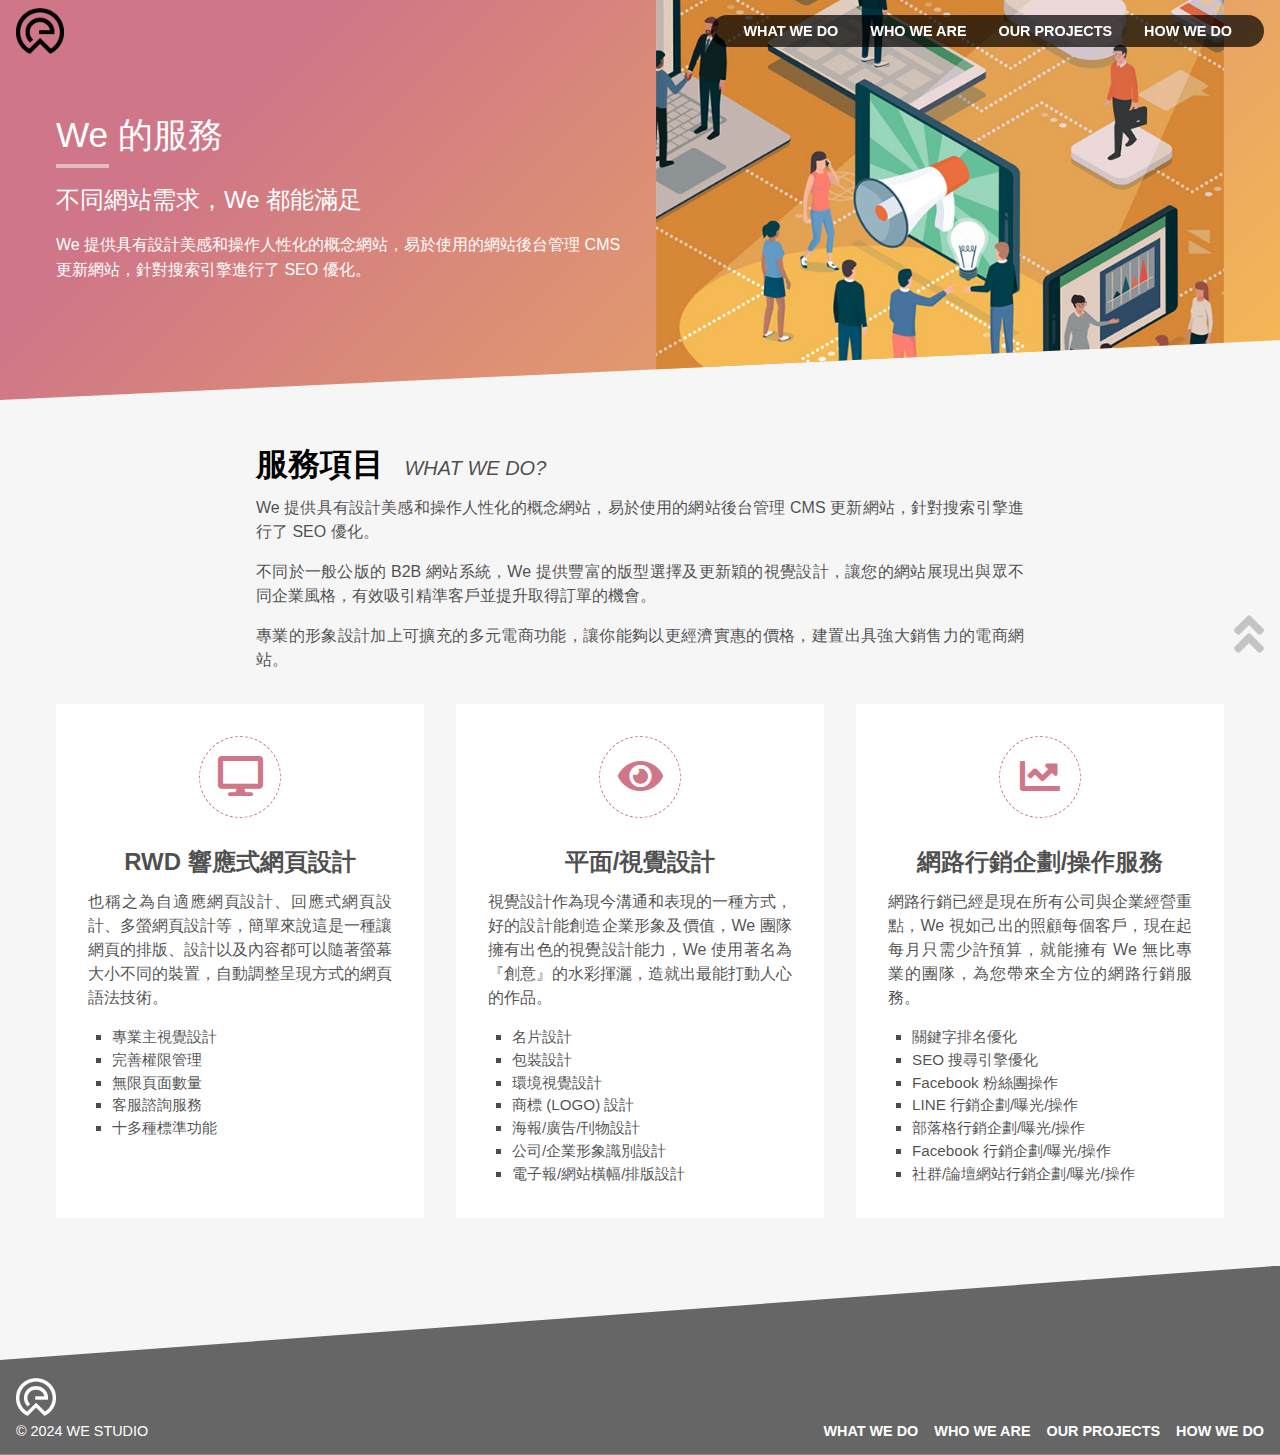
<file: service.html>
<!DOCTYPE html>
<html lang="zh-Hant-TW">

<head>
    <meta charset="UTF-8">
    <meta name="viewport" content="width=device-width, initial-scale=1.0">
    <meta property="og:url" content="https://awayh.github.io/we/service.html">
    <meta property="og:type" content="website">
    <meta property="og:title" content="We 的服務 - We studio">
    <meta property="og:description" content="We 提供具有設計美感和操作人性化的概念網站，易於使用的網站後台管理 CMS 更新網站，針對搜索引擎進行了 SEO 優化。">
    <meta property="og:image" content="https://awayh.github.io/we/images/og-service.png">
    <meta property="og:locale" content="zh_TW">
    <meta name="keywords" content="RWD, RWD響應式, RWD響應式設計, 網頁設計, 平面設計, 視覺設計, 網路行銷, 網路企劃, SEO">
    <meta name="description" content="We 提供具有設計美感和操作人性化的概念網站，易於使用的網站後台管理 CMS 更新網站，針對搜索引擎進行了 SEO 優化。">
    <title>We 的服務 - We studio</title>
    <link rel="stylesheet" href="./style/reset.css">
    <link rel="stylesheet" href="./style/all.css">
    <link rel="stylesheet" href="./style/master.css">
    <link rel="stylesheet" href="./style/service.css">
    <link rel="stylesheet" href="https://cdnjs.cloudflare.com/ajax/libs/font-awesome/5.15.4/css/all.min.css" integrity="sha512-1ycn6IcaQQ40/MKBW2W4Rhis/DbILU74C1vSrLJxCq57o941Ym01SwNsOMqvEBFlcgUa6xLiPY/NS5R+E6ztJQ==" crossorigin="anonymous" referrerpolicy="no-referrer" />
    <link rel="shortcut icon" href="./images/logo-header.png" type="image/x-icon">
</head>

<body>
    <header class="header">
        <div class="header-head">
            <a href="./">
                <img class="header-img header-img-logo" src="./images/logo-header.png" alt="We Studio" width="60" height="58">
            </a>
        </div>
        <div id="HeaderBody" class="header-body">
            <nav class="header-nav">
                <ul class="header-ul">
                    <li class="header-li">
                        <a href="./service.html" class="header-link">what we do</a>
                    </li>
                    <li class="header-li">
                        <a href="./about.html" class="header-link">who we are</a>
                    </li>
                    <li class="header-li">
                        <a href="./works.html" class="header-link">our projects</a>
                    </li>
                    <li class="header-li">
                        <a href="./process.html" class="header-link">how we do</a>
                    </li>
                </ul>
                <button id="HeaderBtnTimes" class="header-btn header-btn-times" type="button">
                    <i class="fas fa-times"></i>
                </button>
            </nav>
        </div>
        <div class="header-foot">
            <button id="HeaderBtnBars" type="button" class="header-btn header-btn-bars">
                <i class="fas fa-bars"></i>
            </button>
        </div>
    </header>

    <section class="banner banner-service">
        <div class="banner-container container mx-auto">
            <div class="banner-head">
                <h1 class="banner-title banner-title-line">We 的服務</h1>
                <p class="banner-desc banner-desc-lg">不同網站需求，We 都能滿足</p>
                <p class="banner-desc">We 提供具有設計美感和操作人性化的概念網站，易於使用的網站後台管理 CMS 更新網站，針對搜索引擎進行了 SEO 優化。</p>
            </div>
            <div class="banner-body">
                <img class="banner-img banner-img-fit" src="./images/banner-service.jpg" width="700" height="926" alt="We 的服務">
            </div>
        </div>
    </section>

    <main class="main">
        <header class="main-head container-md mx-auto">
            <h2 class="main-title">
                <span class="main-cht">服務項目</span>
                <small class="main-small">what we do?</small>
            </h2>
            <p class="main-desc">We 提供具有設計美感和操作人性化的概念網站，易於使用的網站後台管理 CMS 更新網站，針對搜索引擎進行了 SEO 優化。</p>
            <p class="main-desc">不同於一般公版的 B2B 網站系統，We 提供豐富的版型選擇及更新穎的視覺設計，讓您的網站展現出與眾不同企業風格，有效吸引精準客戶並提升取得訂單的機會。</p>
            <p class="main-desc">專業的形象設計加上可擴充的多元電商功能，讓你能夠以更經濟實惠的價格，建置出具強大銷售力的電商網站。</p>
        </header>
        <div class="main-body container mx-auto">
            <div class="grid grid-3">
                <section class="card">
                    <header class="card-head">
                        <div class="card-icon">
                            <i class="fas fa-desktop"></i>
                        </div>
                        <h2 class="card-title">RWD 響應式網頁設計</h2>
                    </header>
                    <div class="card-body">
                        <p class="card-desc">也稱之為自適應網頁設計、回應式網頁設計、多螢網頁設計等，簡單來說這是一種讓網頁的排版、設計以及內容都可以隨著螢幕大小不同的裝置，自動調整呈現方式的網頁語法技術。</p>
                        <ul class="card-ul">
                            <li class="card-li">專業主視覺設計</li>
                            <li class="card-li">完善權限管理</li>
                            <li class="card-li">無限頁面數量</li>
                            <li class="card-li">客服諮詢服務</li>
                            <li class="card-li">十多種標準功能</li>
                        </ul>
                    </div>
                </section>
                <section class="card">
                    <header class="card-head">
                        <div class="card-icon">
                            <i class="fas fa-eye"></i>
                        </div>
                        <h2 class="card-title">平面/視覺設計</h2>
                    </header>
                    <div class="card-body">
                        <p class="card-desc">視覺設計作為現今溝通和表現的一種方式，好的設計能創造企業形象及價值，We 團隊擁有出色的視覺設計能力，We 使用著名為『創意』的水彩揮灑，造就出最能打動人心的作品。</p>
                        <ul class="card-ul">
                            <li class="card-li">名片設計</li>
                            <li class="card-li">包裝設計</li>
                            <li class="card-li">環境視覺設計</li>
                            <li class="card-li">商標 (LOGO) 設計</li>
                            <li class="card-li">海報/廣告/刊物設計</li>
                            <li class="card-li">公司/企業形象識別設計</li>
                            <li class="card-li">電子報/網站橫幅/排版設計</li>
                        </ul>
                    </div>
                </section>
                <section class="card">
                    <header class="card-head">
                        <div class="card-icon">
                            <i class="fas fa-chart-line"></i>
                        </div>
                        <h2 class="card-title">網路行銷企劃/操作服務</h2>
                    </header>
                    <div class="card-body">
                        <p class="card-desc">網路行銷已經是現在所有公司與企業經營重點，We 視如己出的照顧每個客戶，現在起每月只需少許預算，就能擁有 We 無比專業的團隊，為您帶來全方位的網路行銷服務。</p>
                        <ul class="card-ul">
                            <li class="card-li">關鍵字排名優化</li>
                            <li class="card-li">SEO 搜尋引擎優化</li>
                            <li class="card-li">Facebook 粉絲團操作</li>
                            <li class="card-li">LINE 行銷企劃/曝光/操作</li>
                            <li class="card-li">部落格行銷企劃/曝光/操作</li>
                            <li class="card-li">Facebook 行銷企劃/曝光/操作</li>
                            <li class="card-li">社群/論壇網站行銷企劃/曝光/操作</li>
                        </ul>
                    </div>
                </section>
            </div>
        </div>
    </main>

    <footer class="footer">
        <div class="footer-head">
            <img class="footer-img footer-img-logo" src="./images/logo-footer.png" alt="We studio" width="60" height="58">
            <!-- 字符 -->
            <p class="footer-desc">&copy; 2024 we studio</p>
        </div>
        <div class="footer-body">
            <ul class="footer-ul">
                <li class="footer-li">
                    <a href="./service.html" class="footer-link">what we do</a>
                </li>
                <li class="footer-li">
                    <a href="./about.html" class="footer-link">who we are</a>
                </li>
                <li class="footer-li">
                    <a href="./works.html" class="footer-link">our projects</a>
                </li>
                <li class="footer-li">
                    <a href="./process.html" class="footer-link">how we do</a>
                </li>
            </ul>
        </div>
    </footer>

    <aside class="aside">
        <div class="aside-head">
            <a class="aside-link aside-link-top" href="#">
                <i class="fas fa-angle-double-up"></i>
            </a>
        </div>
    </aside>
    <script src="https://ajax.googleapis.com/ajax/libs/jquery/3.7.1/jquery.min.js"></script>
    <script src="./js/all.js"></script>

</body>

</html>
</file>
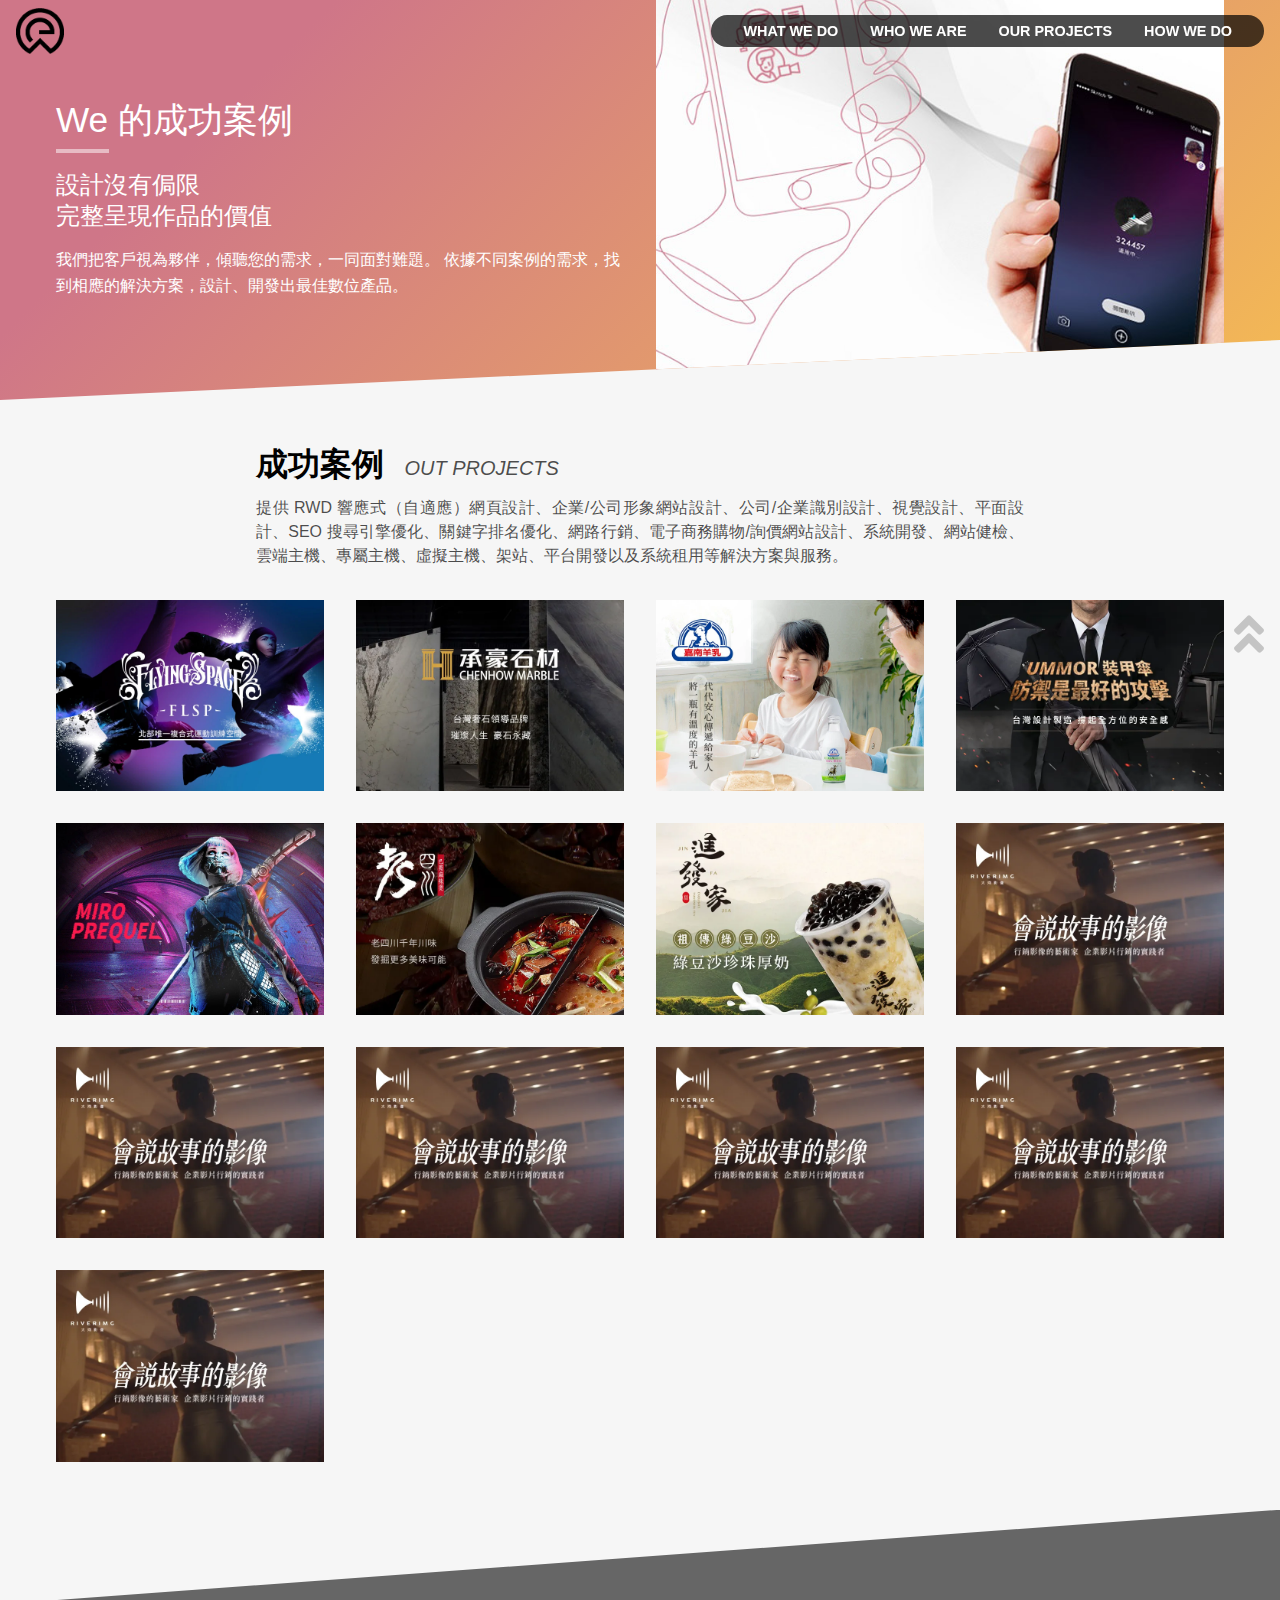
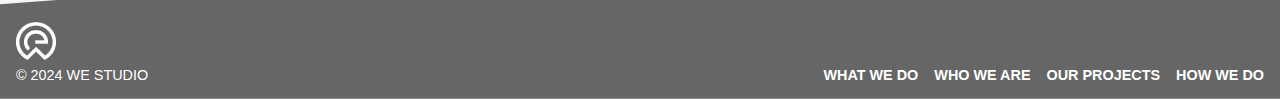
<file: works.html>
<!DOCTYPE html>
<html lang="zh-Hant-TW">

<head>
    <meta charset="UTF-8">
    <meta name="viewport" content="width=device-width, initial-scale=1.0">
    <meta property="og:url" content="https://awayh.github.io/we/works.html">
    <meta property="og:type" content="website">
    <meta property="og:title" content="成功案例 - We studio">
    <meta property="og:description" content="我們把客戶視為夥伴，傾聽您的需求，一同面對難題。 依據不同案例的需求，找到相應的解決方案，設計、開發出最佳數位產品。">
    <meta property="og:image" content="https://awayh.github.io/we/images/og-works.png">
    <meta property="og:locale" content="zh_TW">
    <meta name="keywords" content="網頁設計, 網站設計, 網頁設計公司, 公司網站架設">
    <meta name="description" content="我們把客戶視為夥伴，傾聽您的需求，一同面對難題。 依據不同案例的需求，找到相應的解決方案，設計、開發出最佳數位產品。">
    <title>成功案例 - We studio</title>
    <link rel="stylesheet" href="./style/reset.css">
    <link rel="stylesheet" href="./style/all.css">
    <link rel="stylesheet" href="./style/master.css">
    <link rel="stylesheet" href="./style/works.css">
    <link rel="stylesheet" href="https://cdnjs.cloudflare.com/ajax/libs/font-awesome/5.15.4/css/all.min.css" integrity="sha512-1ycn6IcaQQ40/MKBW2W4Rhis/DbILU74C1vSrLJxCq57o941Ym01SwNsOMqvEBFlcgUa6xLiPY/NS5R+E6ztJQ==" crossorigin="anonymous" referrerpolicy="no-referrer" />
    <link rel="shortcut icon" href="./images/logo-header.png" type="image/x-icon">
</head>

<body>
    <header class="header">
        <div class="header-head">
            <a href="./">
                <img class="header-img header-img-logo" src="./images/logo-header.png" alt="We Studio" width="60" height="58">
            </a>
        </div>
        <div id="HeaderBody" class="header-body">
            <nav class="header-nav">
                <ul class="header-ul">
                    <li class="header-li">
                        <a href="./service.html" class="header-link">what we do</a>
                    </li>
                    <li class="header-li">
                        <a href="./about.html" class="header-link">who we are</a>
                    </li>
                    <li class="header-li">
                        <a href="./works.html" class="header-link">our projects</a>
                    </li>
                    <li class="header-li">
                        <a href="./process.html" class="header-link">how we do</a>
                    </li>
                </ul>
                <button id="HeaderBtnTimes" class="header-btn header-btn-times" type="button">
                    <i class="fas fa-times"></i>
                </button>
            </nav>
        </div>
        <div class="header-foot">
            <button id="HeaderBtnBars" type="button" class="header-btn header-btn-bars">
                <i class="fas fa-bars"></i>
            </button>
        </div>
    </header>

    <section class="banner banner-works">
        <div class="banner-container container mx-auto">
            <div class="banner-head">
                <h1 class="banner-title banner-title-line">We 的成功案例</h1>
                <p class="banner-desc banner-desc-lg">設計沒有侷限 <br>完整呈現作品的價值</p>
                <p class="banner-desc">我們把客戶視為夥伴，傾聽您的需求，一同面對難題。 依據不同案例的需求，找到相應的解決方案，設計、開發出最佳數位產品。</p>
            </div>
            <div class="banner-body">
                <img class="banner-img banner-img-fit" src="./images/banner-works.jpg" width="700" height="926" alt="We 的成功案例">
            </div>
        </div>
    </section>

    <main class="main">
        <header class="main-head container-md mx-auto">
            <h2 class="main-title">
                <span class="main-cht">成功案例</span>
                <small class="main-small">out projects</small>
            </h2>
            <p class="main-desc">提供 RWD 響應式（自適應）網頁設計、企業/公司形象網站設計、公司/企業識別設計、視覺設計、平面設計、SEO 搜尋引擎優化、關鍵字排名優化、網路行銷、電子商務購物/詢價網站設計、系統開發、網站健檢、雲端主機、專屬主機、虛擬主機、架站、平台開發以及系統租用等解決方案與服務。</p>
        </header>
        <div class="main-body container mx-auto">
            <div class="grid grid-4">
                <a href="javascript:;">
                    <section class="card">
                        <header class="card-head">
                            <h2 class="card-title">Flying Space飛翔運動空間</h2>
                        </header>
                        <div class="card-body">
                            <img class="card-img" src="./images/works1.webp" width="700" height="500" alt="Flying Space飛翔運動空間">
                        </div>
                    </section>
                </a>
                <a href="javascript:;">
                    <section class="card">
                        <header class="card-head">
                            <h2 class="card-title">承豪石材有限公司</h2>
                        </header>
                        <div class="card-body">
                            <img class="card-img" src="./images/works2.webp" width="700" height="500" alt="承豪石材有限公司">
                        </div>
                    </section>
                </a>
                <a href="javascript:;">
                    <section class="card">
                        <header class="card-head">
                            <h2 class="card-title">嘉南羊乳-總公司官方網站</h2>
                        </header>
                        <div class="card-body">
                            <img class="card-img" src="./images/works3.webp" width="700" height="500" alt="嘉南羊乳-總公司官方網站">
                        </div>
                    </section>
                </a>
                <a href="javascript:;">
                    <section class="card">
                        <header class="card-head">
                            <h2 class="card-title">UMMOR 裝甲傘_綜鳴實業有限公司</h2>
                        </header>
                        <div class="card-body">
                            <img class="card-img" src="./images/works4.webp" width="700" height="500" alt="UMMOR 裝甲傘_綜鳴實業有限公司">
                        </div>
                    </section>
                </a>
                <a href="javascript:;">
                    <section class="card">
                        <header class="card-head">
                            <h2 class="card-title">示範案例/MIRO PREQUEL</h2>
                        </header>
                        <div class="card-body">
                            <img class="card-img" src="./images/works5.webp" width="700" height="500" alt="示範案例/MIRO PREQUEL">
                        </div>
                    </section>
                </a>
                <a href="javascript:;">
                    <section class="card">
                        <header class="card-head">
                            <h2 class="card-title">人杰老四川餐飲管理顧問股份有限公司</h2>
                        </header>
                        <div class="card-body">
                            <img class="card-img" src="./images/works6.webp" width="700" height="500" alt="人杰老四川餐飲管理顧問股份有限公司">
                        </div>
                    </section>
                </a>
                <a href="javascript:;">
                    <section class="card">
                        <header class="card-head">
                            <h2 class="card-title">進發家手搖茶官網</h2>
                        </header>
                        <div class="card-body">
                            <img class="card-img" src="./images/works7.webp" width="700" height="500" alt="進發家手搖茶官網">
                        </div>
                    </section>
                </a>
                <a href="javascript:;">
                    <section class="card">
                        <header class="card-head">
                            <h2 class="card-title">大河影像制作 Riverimg Studio</h2>
                        </header>
                        <div class="card-body">
                            <img class="card-img" src="./images/works8.webp" width="700" height="500" alt="大河影像制作 Riverimg Studio">
                        </div>
                    </section>
                </a>
                <a href="javascript:;">
                    <section class="card">
                        <header class="card-head">
                            <h2 class="card-title">大河影像制作 Riverimg Studio</h2>
                        </header>
                        <div class="card-body">
                            <img class="card-img" src="./images/works8.webp" width="700" height="500" alt="大河影像制作 Riverimg Studio">
                        </div>
                    </section>
                </a>
                <a href="javascript:;">
                    <section class="card">
                        <header class="card-head">
                            <h2 class="card-title">大河影像制作 Riverimg Studio</h2>
                        </header>
                        <div class="card-body">
                            <img class="card-img" src="./images/works8.webp" width="700" height="500" alt="大河影像制作 Riverimg Studio">
                        </div>
                    </section>
                </a>
                <a href="javascript:;">
                    <section class="card">
                        <header class="card-head">
                            <h2 class="card-title">大河影像制作 Riverimg Studio</h2>
                        </header>
                        <div class="card-body">
                            <img class="card-img" src="./images/works8.webp" width="700" height="500" alt="大河影像制作 Riverimg Studio">
                        </div>
                    </section>
                </a>
                <a href="javascript:;">
                    <section class="card">
                        <header class="card-head">
                            <h2 class="card-title">大河影像制作 Riverimg Studio</h2>
                        </header>
                        <div class="card-body">
                            <img class="card-img" src="./images/works8.webp" width="700" height="500" alt="大河影像制作 Riverimg Studio">
                        </div>
                    </section>
                </a>
                <a href="javascript:;">
                    <section class="card">
                        <header class="card-head">
                            <h2 class="card-title">大河影像制作 Riverimg Studio</h2>
                        </header>
                        <div class="card-body">
                            <img class="card-img" src="./images/works8.webp" width="700" height="500" alt="大河影像制作 Riverimg Studio">
                        </div>
                    </section>
                </a>
            </div>
        </div>
    </main>

    <footer class="footer">
        <div class="footer-head">
            <img class="footer-img footer-img-logo" src="./images/logo-footer.png" alt="We studio" width="60" height="58">
            <!-- 字符 -->
            <p class="footer-desc">&copy; 2024 we studio</p>
        </div>
        <div class="footer-body">
            <ul class="footer-ul">
                <li class="footer-li">
                    <a href="./service.html" class="footer-link">what we do</a>
                </li>
                <li class="footer-li">
                    <a href="./about.html" class="footer-link">who we are</a>
                </li>
                <li class="footer-li">
                    <a href="./works.html" class="footer-link">our projects</a>
                </li>
                <li class="footer-li">
                    <a href="./process.html" class="footer-link">how we do</a>
                </li>
            </ul>
        </div>
    </footer>

    <aside class="aside">
        <div class="aside-head">
            <a class="aside-link aside-link-top" href="#">
                <i class="fas fa-angle-double-up"></i>
            </a>
        </div>
    </aside>
    <script src="https://ajax.googleapis.com/ajax/libs/jquery/3.7.1/jquery.min.js"></script>
    <script src="./js/all.js"></script>

</body>

</html>
</file>
<file: style/all.css>
@charset "utf-8";

html {
    scroll-behavior: smooth;
}

img {
    vertical-align: bottom;
}

body {
    font-family: Arial, Helvetica, "微軟正黑體", sans-serif;
}

/* helper -------------------------------------- */

.container {
    max-width: 1200px;
    box-sizing: border-box;
}

.container-md {
    max-width: 800px;
    box-sizing: border-box;
}

.mx-auto {
    margin-left: auto;
    margin-right: auto;
}

/* header ---------------------------------------- */

.header {
    /* background-color: pink; */
    display: flex;
    justify-content: space-between;
    align-items: center;
    position: fixed;
    z-index: 10;
    width: 100%;
}

.header-head,
.header-body,
.header-foot {
    padding: .5rem 1rem;
    box-sizing: border-box;
}

.header-head {
    /* background-color: yellowgreen; */
    width: 80px;
}

.header-foot,
.header-btn-times {
    display: none;
}

.header-img {
    max-width: 100%;
    height: auto;
}

.header-ul {
    display: flex;
    background-color: rgba(0, 0, 0, .7);
    padding: .5rem 1rem;
    border-radius: 30px;
}

.header-li {
    margin-left: 1rem;
    margin-right: 1rem;
}

.header-link {
    text-decoration: none;
    text-transform: uppercase;
    color: #fff;
    font-size: .9rem;
    font-weight: 600;
    transition-duration: .3s;
}

.header-link:hover {
    color: #cf7688;
}

/* banner ---------------------------------------- */

.banner {
    background-image: linear-gradient(135deg, #cf7688 20%, #f4ba54 100%);
    color: #fff;
    clip-path: polygon(0 0, 100% 0, 100% 85%, 0 100%);
}

.banner-container {
    display: flex;
    align-items: center;
}

.banner-head, .banner-body {
    width: 50%;
    padding-left: 1rem;
    padding-right: 1rem;
    box-sizing: border-box;
}

.banner-head {
    /* background-color: pink; */
}

.banner-body {
    /* background-color: yellowgreen; */
}

.banner-index .banner-head,
.banner-index .banner-body {
    padding-top: 3rem;
}

.banner-index .banner-head {
    display: flex;
    flex-direction: column;
    width: 40%;
}

.banner-index .banner-body {
    position: relative;
    width: 60%;
}

.banner-title {
    font-size: 2.2rem;
    margin-bottom: 2rem;
}

.banner-title-line {
    position: relative;
}

.banner-title-line::after {
    content: "";
    border-top: solid 4px rgba(255, 255, 255, .5);
    width: 1.5em;
    position: absolute;
    left: 0;
    bottom: -1rem;
}

.banner-small {
    text-transform: uppercase;
    font-size: 1.5rem;
    margin-top: .5rem;
    display: block;
}

.banner-subTitle {
    font-size: 1.75rem;
    margin-bottom: 2rem;
    line-height: 1.5;
    color: rgba(255, 255, 255, .7);
}

.banner-ul {
    display: flex;
    text-transform: uppercase;
    font-weight: 600;
    color: rgba(255, 255, 255, .3);
    margin-bottom: 4rem;
}

.banner-ul-order1 {
    order: -1;
}

.banner-li {
    margin-right: 1rem;
}

.banner-desc {
    line-height: 1.6;
}

.banner-desc + .banner-desc {
    margin-top: 1rem;
}

.banner-desc-lg {
    font-size: 1.5rem;
    line-height: 1.3;
}

.banner-btns {
    margin-top: 2rem;
}

.banner-btn {
    color: #fff;
    text-decoration: none;
    text-transform: uppercase;
    border: solid 2px #fff;
    padding: 1rem 3rem;
    border-radius: 5px;
    transition-duration: .3s;
    display: inline-block;
}

.banner-btn:hover {
    background-color: rgba(255, 255, 255, .2);
}

.banner-img {
    max-width: 100%;
    height: auto;
}

.banner-img-mobile,
.banner-img-pad {
    position: absolute;
}

.banner-img-mobile {
    left: 0;
    bottom: 5rem;
    z-index: 1;
}

.banner-img-pad {
    bottom: -2rem;
    right: 1rem;
}

.banner-img-desktop {
    margin-left: 4.5rem;
}

.banner-img-fit {
    height: 400px;
    object-fit: cover;
}

/* footer ---------------------------- */

.footer {
    background-color: #666;
    display: flex;
    justify-content: space-between;
    align-items: flex-end;
    padding: 7rem 1rem 1rem;
    clip-path: polygon(0 50%, 100% 0, 100% 100%, 0 100%);
}

.footer-ul {
    display: flex;
}

.footer-li {
    margin-left: 1rem;
}

.footer-link {
    text-decoration: none;
    color: #fff;
    text-transform: uppercase;
    font-weight: 600;
    font-size: .9rem;
    transition-duration: .3s;
}

.footer-link:hover {
    color: #cf7688;
}

.footer-img-logo {
    max-width: 40px;
    height: auto;
    margin-bottom: .5rem;
}

.footer-desc {
    font-size: .9rem;
    color: #fff;
    text-transform: uppercase;
}

/* aside ------------------- */

.aside {
    position: fixed;
    right: 1rem;
    bottom: 15rem;
    z-index: 10;
}

.aside-link-top {
    font-size: 3rem;
    color: rgba(0, 0, 0, .2);
    transition-duration: .3s;
}

.aside-link-top:hover {
    color: rgba(0, 0, 0, .5);
}

/* addClass -------------------------- */

.we-no-scroll {
    overflow: hidden;
}

/* RWD ---------------------------------- */

@media screen and (max-width: 480px){

    /* header ---------------- */
    .header {
        background-color: rgba(255, 255, 255, .7);
        box-shadow: 0 5px 5px rgba(0, 0, 0, .05);
        z-index: 20;
    }

    .header-body {
        display: none;
    }

    .header-foot {
        display: block;
    }

    .header-img-logo {
        opacity: .5;
    }

    .header-btn {
        padding: 0;
        font-size: 2rem;
        border: none;
        background-color: transparent;
    }

    .header-btn-bars {
        color: rgba(0, 0, 0, .5);
    }

    .header-nav {
        background-color: rgba(0, 0, 0, .8);
        position: fixed;
        top: 0;
        left: 0;
        width: 100%;
        height: 100%;
        display: flex;
        justify-content: center;
        align-items: center;
    }

    .header-ul {
        background-color: transparent;
        flex-direction: column;
    }

    .header-link {
        /* background-color: yellowgreen; */
        font-size: 2rem;
        padding: .7rem 1rem;
        display: block;
        text-align: center;
    }

    .header-btn-times {
        display: block;
        position: absolute;
        top: .75rem;
        right: 1.3rem;
        color: #666;
    }

    /* banner ------------------ */

    .banner {
        clip-path: polygon(0 0, 100% 0, 100% 95%, 0 100%);
    }
    .banner-container {
        flex-direction: column;
    }

    .banner-index .banner-head,
    .banner-index .banner-body,
    .banner-head,
    .banner-body {
        width: 100%;
    }

    .banner-head,
    .banner-index .banner-head {
        padding-top: 5rem;
        padding-bottom: 1rem;
        text-align: center;
    }

    .banner-body {
        padding-left: 0;
        padding-right: 0;
    }

    .banner-index .banner-body {
        padding-top: 1rem;
    }

    .banner-title {
        font-size: 7vw;
    }

    .banner-title-line::after {
        left: 50%;
        margin-left: -1.5rem;
    }

    .banner-small {
        font-size: 5vw;
    }

    .banner-ul {
        justify-content: center;
        margin-bottom: 1rem;
    }

    .banner-img-mobile {
        width: 40vw;
        bottom: 2.5rem;
    }

    .banner-img-desktop {
        margin-left: 10vw;
        width: 70vw;
    }

    .banner-img-pad {
        width: 60vw;
    }

    /* footer -------------------- */

    .footer {
        clip-path: none;
        padding-top: 1rem;
    }

    .footer-head {
        text-align: center;
        width: 100%;
    }

    .footer-body {
        display: none;
    }
}
</file>
<file: style/index.css>
@charset "utf-8";

.base {
    padding-top: 5rem;
    padding-bottom: 5rem;
}

.base-container {
    padding-left: 1rem;
    padding-right: 1rem;
}

.base-head,
.base-foot {
    text-align: center;
}

.base-body {
    margin-top: 3rem;
    margin-bottom: 3rem;
}

.base-title {
    text-transform: uppercase;
    font-size: 2rem;
    letter-spacing: 10px;
}

.base-btn {
    text-decoration: none;
    text-transform: uppercase;
    border: solid 2px #cf7688;
    padding: 1rem 3rem;
    display: inline-block;
    color: #cf7688;
    border-radius: 5px;
    transition-duration: .3s;
}

.base-btn:hover {
    background-color: #f6cdd5;
}

/* service -------------------------- */

.service-items {
    display: flex;
    flex-wrap: wrap;
}

.service-item {
    width: 33.33333%;
    border: solid 1px #e6e6e6;
    box-sizing: border-box;
    padding: 1.5rem 2rem;
    margin-left: -1px;
    margin-bottom: -1px;
    color: rgba(0, 0, 0, .7);
}

.service-title,
.service-icons {
    text-align: center;
}

.service-title {
    font-size: 1.25rem;
}

.service-desc {
    font-size: .95rem;
    line-height: 1.5;
    text-align: justify;
}

.service-icons {
    margin-top: 2rem;
    margin-bottom: 2rem;
    font-size: 3rem;
}

.service-icons .fas {
    color: #cf7688;
}

/* project ---------------------------------------- */

.base-project {
    background-image: linear-gradient(#f6f6f6 0, #fff 50%);
}

.project-items {
    display: flex;
    flex-wrap: wrap;
}

.project-item {
    width: 20%;
    text-align: center;
    margin-bottom: 1rem;
}

.project-img {
    max-width: 100%;
    height: auto;
}

/* intro ------------------------------------ */

.base-intro {
    background-image: url("../images/intro-bg.jpg");
    background-attachment: fixed;
    background-size: cover;
    clip-path: polygon(0 0, 100% 10%, 100% 85%, 0 100%);
    position: relative;
}

.base-intro::before {
    content: "";
    background-color: rgba(0, 0, 0, .7);
    position: absolute;
    top: 0;
    left: 0;
    width: 100%;
    height: 100%;
    z-index: -1;
}

.base-intro .base-head,
.base-intro .base-foot {
    text-align: left;
}

.base-intro .base-title {
    letter-spacing: 0;
}

.base-intro .base-title-small,
.base-intro .base-title-primary {
    display: block;
}

.base-intro .base-title-small {
    color: #ccc;
    font-size: 2.5rem;
}

.base-intro .base-title-primary {
    color: #fff;
    font-size: 3.5rem;
    margin-top: .5rem;
}

.base-intro .base-btn {
    color: #fff;
    border-color: #fff;
}

.base-intro .base-btn:hover {
    background-color: rgba(255, 255, 255, .2);
}

.intro-desc {
    color: #fff;
    line-height: 1.7;
    margin-top: 1rem;
    margin-bottom: 1rem;
}

/* build ---------------------------------------- */

.base-build .base-body {
    max-width: 500px;
    margin-left: auto;
    margin-right: auto;
}

.build-li {
    background-color: #ccc;
    padding: 1.5rem 3rem;
    text-align: center;
    color: rgba(255, 255, 255, .9);
    /* clip-path: polygon(10% 0, 100% 0, 90% 100%, 0 100%); */
    border-radius: 5px;
    transform: skew(-15deg);
}

.build-li+.build-li {
    margin-top: 2rem;
}

.build-li-1 {
    background-color: #f5ba54;
}

.build-li-2 {
    background-color: #eaa666;
}

.build-li-3 {
    background-color: #cf7688;
}

.build-content {
    transform: skew(15deg);
}

.build-title {
    font-size: 1.2rem;
    font-weight: 600;
}

.build-desc {
    line-height: 1.5;
    margin-top: 1rem;
}

/* animation --------------------------- */



.ani-move-downToUp,
.ani-fadeIn-leftToRight {
    animation-fill-mode: forwards;
}

.ani-move-downToUp {
    animation-name: moveDownToUp;
    animation-duration: .5s;
    transform: translateY(120%);
}

.ani-fadeIn-leftToRight {
    animation-name: fadeInLeftToRight;
    animation-duration: 1s;
    transform: translateX(-100%);
    opacity: 0;
}

.ani-delay-1 {
    animation-delay: .3s;
}

.ani-delay-2 {
    animation-delay: .6s;
}

.ani-delay-3 {
    animation-delay: .9s;
}

.ani-delay-4 {
    animation-delay: 1s;
}

.ani-delay-5 {
    animation-delay: 1.2s;
}

.ani-delay-6 {
    animation-delay: 1.3s;
}

.ani-delay-7 {
    animation-delay: 1.4s;
}

@keyframes moveDownToUp {
    to {
        transform: translateY(0);
    }
}

@keyframes fadeInLeftToRight {
    to {
        transform: translateX(0);
        opacity: 1;
    }
}

/* RWD ------------------- */
@media screen and (max-width: 480px) {
    .service-items {
        flex-direction: column;
    }

    .service-item {
        width: auto;
    }

    .project-item {
        width: 33.33333%;
    }

    .base-intro {
        clip-path: polygon(0 0, 100% 5%, 100% 95%, 0 100%);
    }

    .base-intro .base-head,
    .base-intro .base-btns {
        text-align: center;
    }

    .base-build .base-body {
        max-width: 80vw;
    }
}
</file>
<file: style/master.css>
@charset "utf-8";

body {
    background-color: #f6f6f6;
}

.main {
    padding-top: 2rem;
    padding-bottom: 2rem;
}

.main-head,
.main-body {
    padding: 1rem;
}

.main-cht {
    font-size: 2rem;
    font-weight: 600;
}

.main-small {
    margin-left: 1rem;
    text-transform: uppercase;
    font-style: italic;
    font-size: 1.25rem;
    color: rgba(0, 0, 0, .7);
}

.main-desc {
    margin-top: 1rem;
    line-height: 1.5;
    color: rgba(0, 0, 0, .7);
    text-align: justify;
}

/* grid --------------------------- */

.grid {
    display: grid;
    gap: 2rem;
}

.grid-3 {
    grid-template-columns: repeat(3, 1fr);
}

.grid-4 {
    grid-template-columns: repeat(4, 1fr);
}

.grid-5 {
    grid-template-columns: repeat(5, 1fr);
}

/* RWD --------------------- */

@media screen and (max-width: 480px) {
    .main-title {
        text-align: center;
    }

    .grid-3, .grid-4  {
        grid-template-columns: repeat(1, 1fr);
    }
}
</file>
<file: style/about.css>
@charset "utf-8";

.state {
    background-color: #fff;
    padding-top: 5rem;
    margin-left: -1rem;
    margin-right: -1rem;
}

.state-head {
    text-align: center;
}

.state-body,
.state-foot {
    margin-top: 3rem;
}

.state-title {
    font-size: 2rem;
    font-weight: 600;
}

.state-desc {
    margin-top: 1rem;
    color: rgba(0, 0, 0, .7);
}


.state-ul {
    display: flex;
    justify-content: center;
}

.state-li {
    text-align: center;
    padding-left: 3rem;
    padding-right: 3rem;
}

.state-li+.state-li {
    border-left: solid 1px #ccc;
}

.state-img {
    width: 100%;
    height: auto;
}

.state-number,
.state-unit,
.state-term,
.state-tips {
    display: block;
}

.state-number,
.state-unit,
.state-term {
    font-weight: 600;
    color: #3eb5fe;
}

.state-li:nth-child(even) .state-number,
.state-li:nth-child(even) .state-unit,
.state-li:nth-child(even) .state-term {
    color: #33d8ab;
}

.state-unit,
.state-term {
    margin-top: 1rem;
    margin-bottom: 1rem;
}

.state-number {
    font-size: 5rem;
}

.state-unit {
    font-size: 1.5rem;
}

.state-term {
    font-size: 2rem;
}

.state-tips {
    color: rgba(0, 0, 0, .7);
}

/* env --------------------- */

.env {
    display: flex;
    gap: 2rem;
    padding-top: 5rem;
    padding-bottom: 5rem;
}

.env-head {
    width: 33.3333%;
}

.env-body {
    width: 66.66666%;
}

.env-img {
    max-width: 100%;
    height: auto;
}

.env-title {
    font-size: 2rem;
    font-weight: 600;
}

.env-desc {
    margin-top: 1rem;
    line-height: 1.5;
    text-align: justify;
    color: rgba(0, 0, 0, .7);
}

/* RWD ---------------- */

@media screen and (max-width: 480px) {

    .state-head,
    .state-body {
        padding-left: 1rem;
        padding-right: 1rem;
    }

    .state-desc {
        line-height: 1.5;
    }
    .state-ul {
        flex-wrap: wrap;
    }

    .state-li {
        width: 50%;
        box-sizing: border-box;
        padding-left: 1rem;
        padding-right: 1rem;
    }

    .state-li:nth-child(3) {
        border-left: none;
    }

    .state-li:nth-child(n+3) {
        border-top: solid 1px #ccc;
        padding-top: 1rem;
    }

    .state-li:nth-child(-n+2) {
        padding-bottom: 1rem;
    }

    .state-number {
        font-size: 12vw;
    }

    .state-unit {
        font-size: 5vw;
    }

    .state-term {
        font-size: 2rem;
    }

    /* env ----------- */
    .env {
        flex-direction: column;
    }

    .env-head,
    .env-body {
        width: auto;
    }

    .env-title {
        text-align: center;
    }
}
</file>
<file: style/process.css>
@charset "utf-8";

.process-item {
    display: flex;
}

.process-item:hover .process-head {
    background-color: #cf7688;
}

.process-item+.process-item {
    margin-top: 2rem;
}

.process-head {
    width: 30%;
    background-color: #ddd;
    display: flex;
    justify-content: center;
    align-items: center;
    transition-duration: .3s;
}

.process-body {
    width: 70%;
    background-color: #fff;
}

.process-name {
    color: rgba(255, 255, 255, .7);
}

.process-cht,
.process-en {
    display: block;
}

.process-cht {
    font-size: 2.5rem;
}

.process-en {
    font-size: 1.5rem;
    text-transform: uppercase;
    margin-top: .5rem;
}

/* https://jsbin.com/bebotopamu/1/edit?html,css,output */
.process-ol {
    display: flex;
    flex-wrap: wrap;
    list-style-type: decimal;
    list-style-position: inside;
}

.process-li {
    width: 50%;
    padding: 2rem;
    box-sizing: border-box;
}

.process-li::marker {
    color: #cf7688;
    font-size: 1.25rem;
    font-weight: 600;
}

.process-li:nth-child(n+3) {
    padding-top: 0;
}

.process-title {
    color: #cf7688;
    font-size: 1.25rem;
    font-weight: 600;
    display: inline;
}

.process-desc {
    line-height: 1.5;
    margin-top: .5rem;
    color: rgba(0, 0, 0, .7);
}

/* RWD --------------- */

@media screen and (max-width: 480px) {

    .process-item,
    .process-ol {
        flex-direction: column;
    }

    .process-head,
    .process-body,
    .process-li {
        width: auto;
    }

    .process-head {
        padding: 1rem;
    }

    .process-li {
        padding: 0;
        margin: 1rem;
    }

    .process-name {
        text-align: center;
    }
}
</file>
<file: style/service.css>
@charset "utf-8";

.card {
    background-color: #fff;
    padding: 2rem;
    color: rgba(0, 0, 0, .7);
}

.card:hover .card-icon {
    background-color: #cf7688;
    color: #fff;
}

.card-head {
    text-align: center;
}

.card-title {
    font-size: 1.5rem;
    font-weight: 600;
}

.card-desc {
    margin-top: 1rem;
    margin-bottom: 1rem;
    line-height: 1.5;
    text-align: justify;
}

.card-ul {
    list-style-type: square;
    margin-left: 1.5rem;
    line-height: 1.5;
    font-size: .95rem;
}

.card-icon {
    border: dashed 1px #cf7688;
    width: 5rem;
    line-height: 5rem;
    font-size: 2.5rem;
    color: #cf7688;
    border-radius: 50%;
    display: inline-block;
    margin-bottom: 2rem;
    transition-duration: .3s;
}
</file>
<file: style/works.css>
@charset "utf-8";

.card {
    position: relative;
}

.card:hover .card-head {
    /* display: flex; */
    opacity: 1;
}

.card-head {
    position: absolute;
    top: 0;
    left: 0;
    background-color: rgba(0, 0, 0, .7);
    width: 100%;
    height: 100%;
    display: flex;
    justify-content: center;
    align-items: center;
    text-align: center;
    /* display: none; */
    opacity: 0;
    transition-duration: .3s;
}

.card-title {
    color: #fff;
    font-size: 1.5rem;
    /* background-color: pink; */
    width: 80%;
    line-height: 1.3;
}

.card-img {
    max-width: 100%;
    height: auto;
}
</file>
